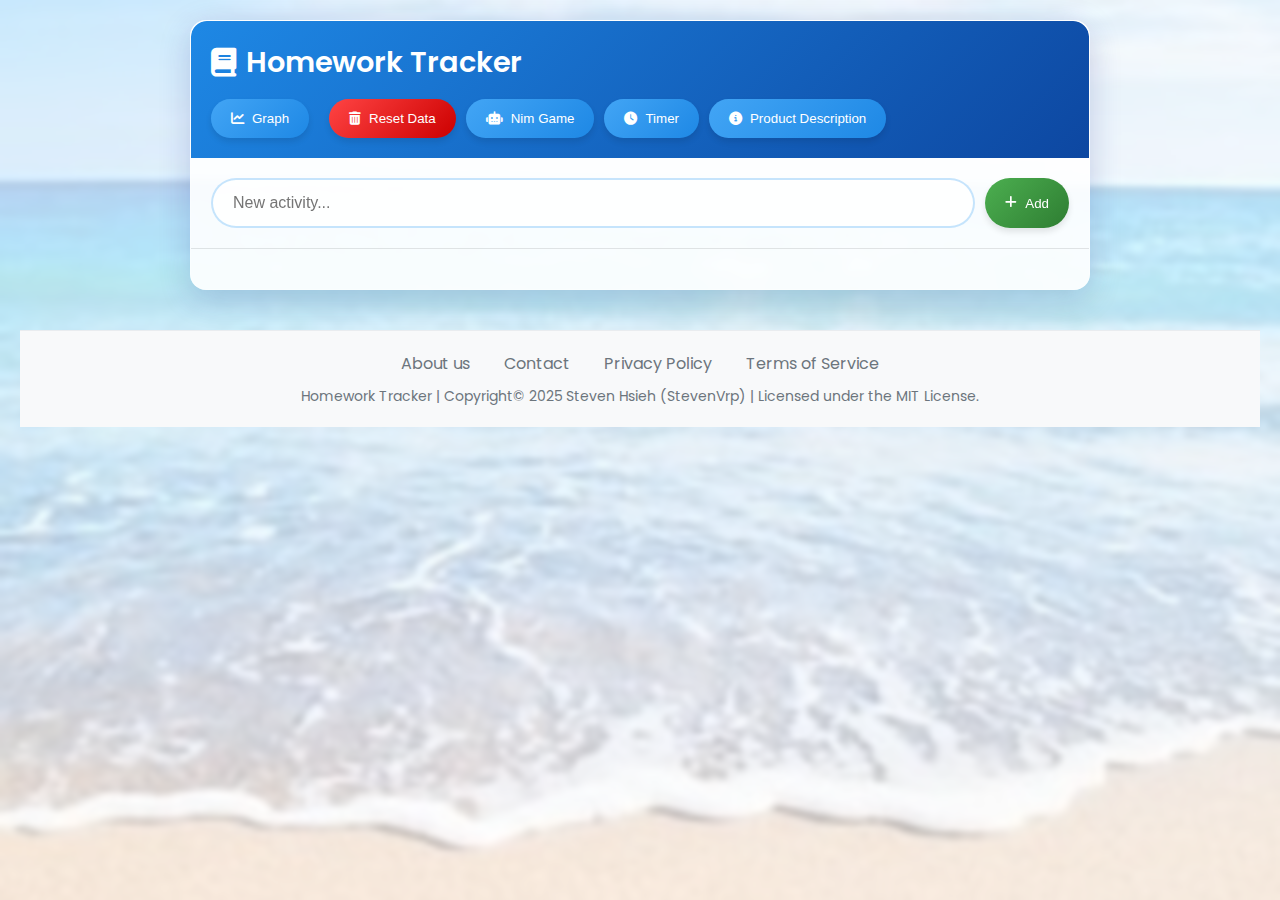
<file: Homework-Tracker/index.html>
<!DOCTYPE html>
<html lang="en">
<head>
    <meta charset="UTF-8">
    <meta name="viewport" content="width=device-width, initial-scale=1.0">
    <title>Homework Tracker</title>
    <link href="https://fonts.loli.net/css2?family=Poppins:wght@300;400;600&display=swap" rel="stylesheet">
    <link rel="stylesheet" href="https://cdnjs.loli.net/ajax/libs/font-awesome/6.4.0/css/all.min.css">
    <link rel="stylesheet" href="style.css">
</head>
<body>
    <div class="background-overlay"></div>
    <div class="container">
        <header>
            <div class="header-content">
                <h1><i class="fas fa-book"></i> Homework Tracker</h1>
                <div class="header-buttons">
                    <button id="graphBtn" class="btn"><i class="fas fa-chart-line"></i> Graph</button>
                    <button class="btn" onclick="window.location.replace('game_index.html')"><i class="fas fa-robot"></i> Nim Game</button>
                    <button class="btn" onclick="window.location.replace('timer.html')"><i class="fas fa-clock"></i> Timer</button>
                    <button class="btn" onclick="window.location.replace('description.html')"><i class="fas fa-info-circle"></i> Product Description</button>
                </div>
            </div>
        </header>
        <main>
            <!-- Task Section -->
            <section id="taskSection">
                <form id="taskForm">
                    <div class="input-group">
                        <input type="text" id="taskInput" placeholder="New activity..." required>
                        <button type="submit" class="btn submit-btn"><i class="fas fa-plus"></i> Add</button>
                    </div>
                </form>
                <div id="taskList" class="task-list"></div>
            </section>

            <!-- Graph Section -->
            <section id="graphSection" style="display: none;">
                <div class="graph-header">
                    <button id="backBtn" class="btn back-btn"><i class="fas fa-arrow-left"></i> Back</button>
                    <h2><i class="fas fa-chart-pie"></i> Progress</h2>
                </div>
                <div class="chart-container">
                    <canvas id="efficiencyChart"></canvas>
                </div>
                <div id="dataDisplay" class="data-display"></div>
            </section>
        </main>
    </div>
    <footer>
        <div class="footer-content">
            <div class="footer-links">
                <a href="footer.html">About us</a>
                <a href="footer.html">Contact</a>
                <a href="footer.html">Privacy Policy</a>
                <a href="footer.html">Terms of Service</a>
            </div>
            <div class="footer-copyright">
            Homework Tracker | Copyright&copy; 2025 Steven Hsieh (StevenVrp) | Licensed under the MIT License.
            </div>
        </div>
    </footer>
    <script src="https://cdn.bootcdn.net/ajax/libs/Chart.js/3.7.1/chart.min.js"></script>
    <script src="script.js"></script>
</body>
</html>
</file>
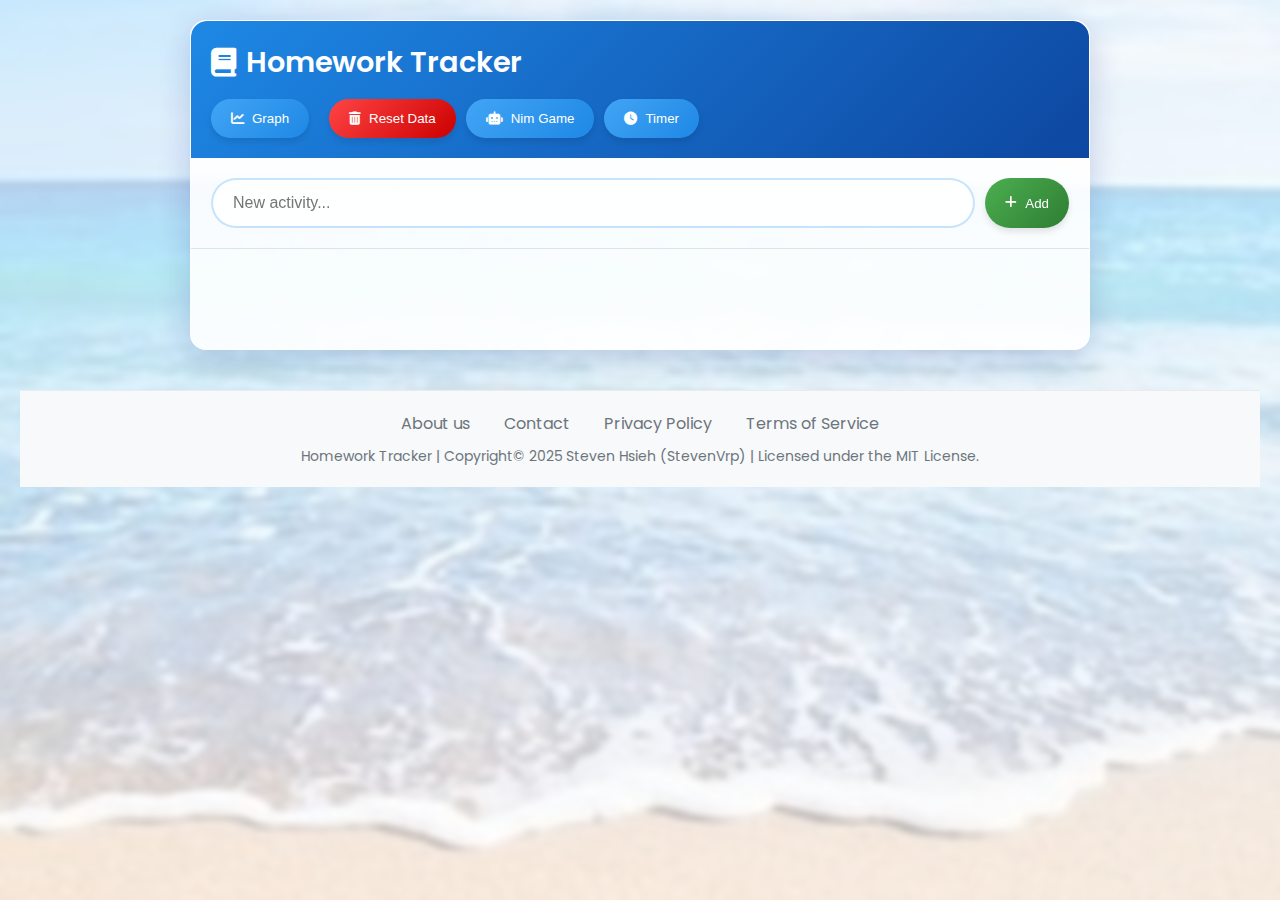
<file: Pages/index.html>
<!DOCTYPE html>
<html lang="en">
<head>
    <meta charset="UTF-8">
    <meta name="viewport" content="width=device-width, initial-scale=1.0">
    <title>Homework Tracker</title>
    <link href="https://fonts.loli.net/css2?family=Poppins:wght@300;400;600&display=swap" rel="stylesheet">
    <link rel="stylesheet" href="https://cdnjs.loli.net/ajax/libs/font-awesome/6.4.0/css/all.min.css">
    <link rel="stylesheet" href="style.css">
</head>
<body>
    <div class="background-overlay"></div>
    <div class="container">
        <header>
            <div class="header-content">
                <h1><i class="fas fa-book"></i> Homework Tracker</h1>
                <div class="header-buttons">
                    <button id="graphBtn" class="btn"><i class="fas fa-chart-line"></i> Graph</button>
                    <button class="btn" onclick="window.location.replace('game_index.html')"><i class="fas fa-robot"></i> Nim Game</button>
                    <button class="btn" onclick="window.location.replace('timer.html')"><i class="fas fa-clock"></i> Timer</button>
                </div>
            </div>
        </header>
        <main>
            <!-- Task Section -->
            <section id="taskSection">
                <form id="taskForm">
                    <div class="input-group">
                        <input type="text" id="taskInput" placeholder="New activity..." required>
                        <button type="submit" class="btn submit-btn"><i class="fas fa-plus"></i> Add</button>
                    </div>
                </form>
                <div id="taskList" class="task-list"></div>
            </section>

            <!-- Graph Section -->
            <section id="graphSection" style="display: none;">
                <div class="graph-header">
                    <button id="backBtn" class="btn back-btn"><i class="fas fa-arrow-left"></i> Back</button>
                    <h2><i class="fas fa-chart-pie"></i> Progress</h2>
                </div>
                <div class="chart-container">
                    <canvas id="efficiencyChart"></canvas>
                </div>
                <div id="dataDisplay" class="data-display"></div>
            </section>
        </main>
    </div>
    <footer>
        <div class="footer-content">
            <div class="footer-links">
                <a href="footer.html">About us</a>
                <a href="footer.html">Contact</a>
                <a href="footer.html">Privacy Policy</a>
                <a href="footer.html">Terms of Service</a>
            </div>
            <div class="footer-copyright">
            Homework Tracker | Copyright&copy; 2025 Steven Hsieh (StevenVrp) | Licensed under the MIT License.
            </div>
        </div>
    </footer>
    <script src="https://cdn.bootcdn.net/ajax/libs/Chart.js/3.7.1/chart.min.js"></script>
    <script src="script.js"></script>
</body>
</html>
</file>
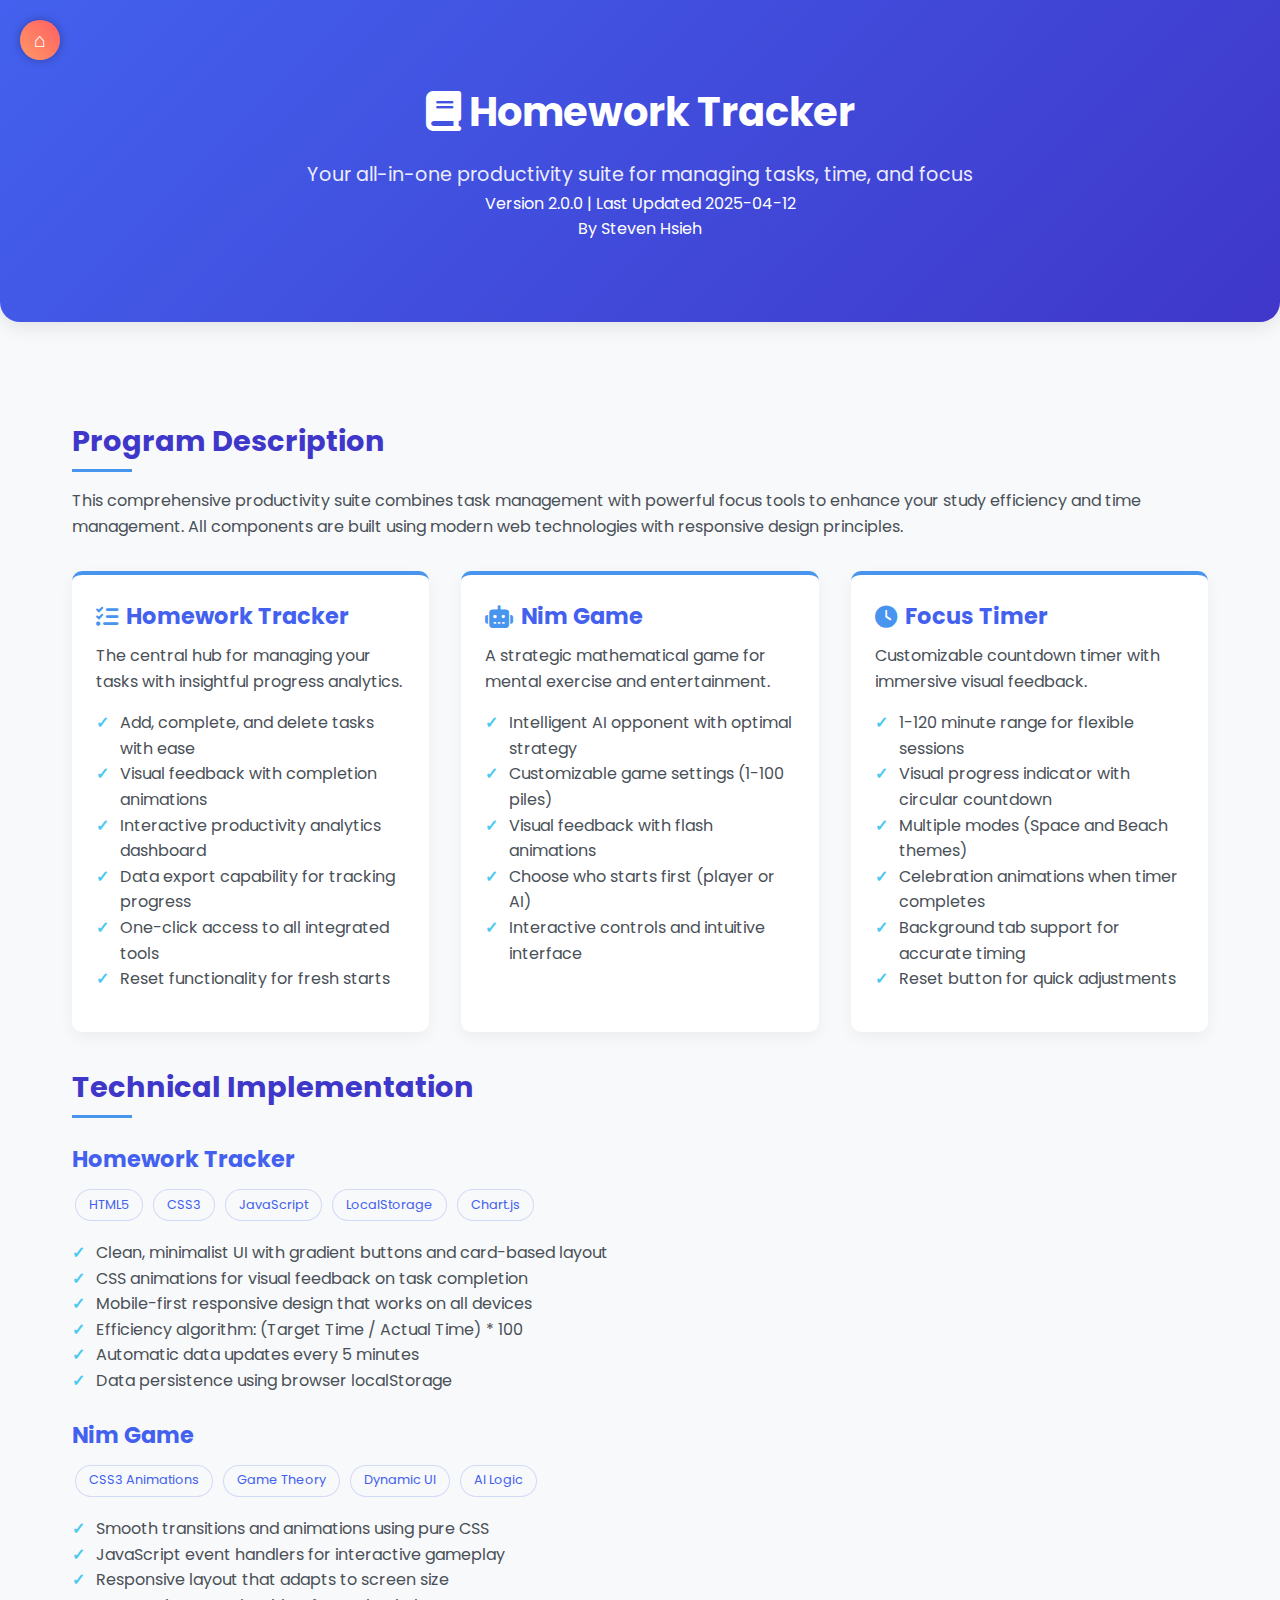
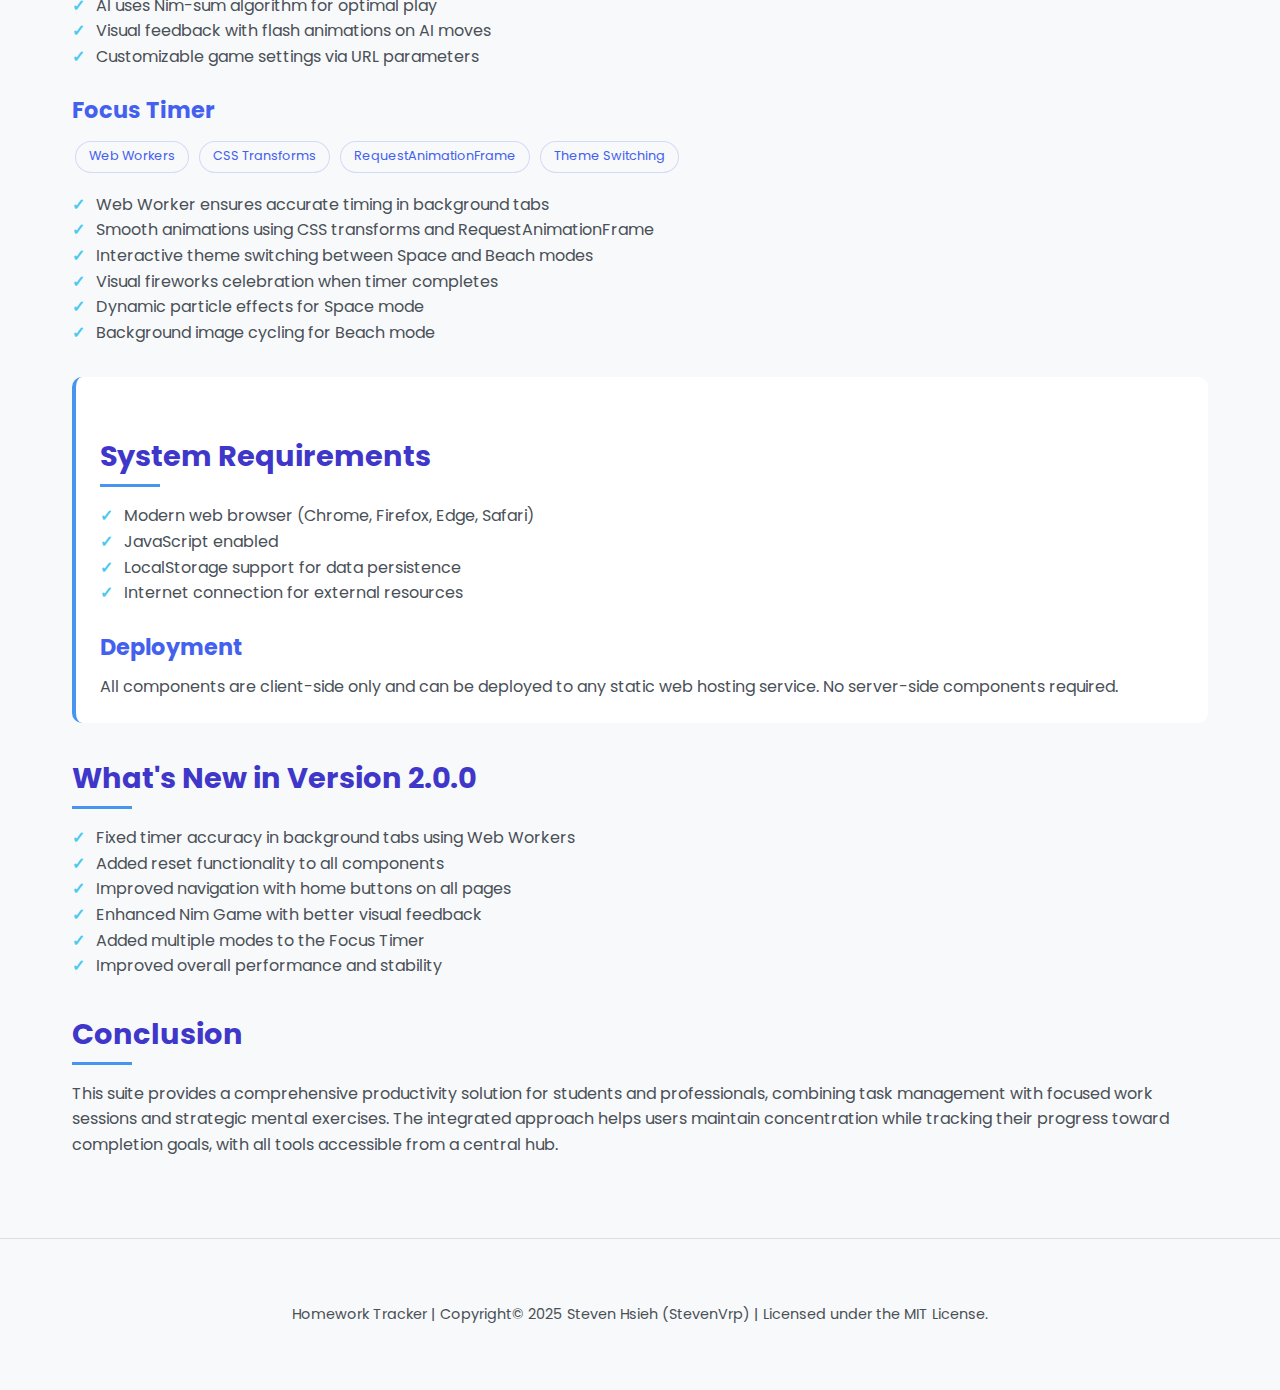
<file: Homework-Tracker/description.html>
<!DOCTYPE html>
<html lang="en">
<head>
    <meta charset="UTF-8">
    <meta name="viewport" content="width=device-width, initial-scale=1.0">
    <title>Homework Tracker | Product Description</title>
    <link href="https://fonts.loli.net/css2?family=Poppins:wght@300;400;600&display=swap" rel="stylesheet">
    <link rel="stylesheet" href="https://cdnjs.loli.net/ajax/libs/font-awesome/6.4.0/css/all.min.css">
    <style>
        :root {
            --primary: #4361ee;
            --secondary: #3f37c9;
            --accent: #4895ef;
            --light: #f8f9fa;
            --dark: #212529;
            --success: #4cc9f0;
            --warning: #f72585;
            --text: #495057;
            --gradient: linear-gradient(135deg, var(--primary), var(--secondary));
        }
        
        * {
            margin: 0;
            padding: 0;
            box-sizing: border-box;
        }
        
        body {
            font-family: 'Poppins', sans-serif;
            line-height: 1.6;
            color: var(--text);
            background-color: var(--light);
            padding: 0;
        }
        
        .container {
            max-width: 1200px;
            margin: 0 auto;
            padding: 2rem;
        }
        
        header {
            background: var(--gradient);
            color: white;
            padding: 3rem 2rem;
            text-align: center;
            margin-bottom: 2rem;
            border-radius: 0 0 20px 20px;
            box-shadow: 0 4px 20px rgba(0, 0, 0, 0.1);
        }
        
        h1 {
            font-size: 2.5rem;
            margin-bottom: 1rem;
            font-weight: 700;
        }
        
        .subtitle {
            font-size: 1.2rem;
            opacity: 0.9;
            max-width: 800px;
            margin: 0 auto;
        }
        
        h2 {
            color: var(--secondary);
            margin: 2rem 0 1rem;
            font-size: 1.8rem;
            position: relative;
            padding-bottom: 0.5rem;
        }
        
        h2::after {
            content: '';
            position: absolute;
            bottom: 0;
            left: 0;
            width: 60px;
            height: 3px;
            background: var(--accent);
        }
        
        h3 {
            color: var(--primary);
            margin: 1.5rem 0 0.5rem;
            font-size: 1.4rem;
        }
        
        .card-container {
            display: grid;
            grid-template-columns: repeat(auto-fit, minmax(300px, 1fr));
            gap: 2rem;
            margin: 2rem 0;
        }
        
        .card {
            background: white;
            border-radius: 10px;
            padding: 1.5rem;
            box-shadow: 0 5px 15px rgba(0, 0, 0, 0.05);
            transition: transform 0.3s, box-shadow 0.3s;
            border-top: 4px solid var(--accent);
        }
        
        .card:hover {
            transform: translateY(-5px);
            box-shadow: 0 10px 25px rgba(0, 0, 0, 0.1);
        }
        
        .card h3 {
            margin-top: 0;
            display: flex;
            align-items: center;
        }
        
        .card h3 i {
            margin-right: 0.5rem;
            color: var(--accent);
        }
        
        ul.features {
            list-style-type: none;
            margin: 1rem 0;
        }
        
        ul.features li {
            padding: 0. 0;
            position: relative;
            padding-left: 1.5rem;
        }
        
        ul.features li::before {
            content: '✓';
            position: absolute;
            left: 0;
            color: var(--success);
            font-weight: bold;
        }
        
        .tech-badge {
            display: inline-block;
            background: var(--light);
            color: var(--primary);
            padding: 0.3rem 0.8rem;
            border-radius: 20px;
            font-size: 0.8rem;
            margin: 0.2rem;
            border: 1px solid rgba(67, 97, 238, 0.2);
        }
        
        .requirements {
            background: white;
            padding: 1.5rem;
            border-radius: 10px;
            margin: 2rem 0;
            border-left: 4px solid var(--accent);
        }
        
        footer {
            text-align: center;
            margin-top: 3rem;
            padding: 2rem;
            color: var(--text);
            font-size: 0.9rem;
            border-top: 1px solid rgba(0, 0, 0, 0.1);
        }
        
        @media (max-width: 768px) {
            h1 {
                font-size: 2rem;
            }
            
            .container {
                padding: 1rem;
            }
        }
        .home-btn {
            position: absolute;
            top: 20px;
            left: 20px;
            width: 40px;
            height: 40px;
            background: linear-gradient(45deg, #ff9966, #ff5e62);
            border-radius: 50%;
            display: flex;
            justify-content: center;
            align-items: center;
            text-decoration: none;
            z-index: 100;
            box-shadow: 0 0 10px rgba(0, 0, 0, 0.3);
            transition: transform 0.3s;
        }
        
        .home-btn:hover {
            transform: scale(1.1);
        }
        
        .home-icon {
            color: white;
            font-size: 20px;
            font-weight: bold;
        }
    </style>
</head>
<body>
    <header>
        <div class="container">
            <a href="index.html" class="home-btn" title="Home">
                <span class="home-icon">⌂</span>
            </a>
            <h1><i class="fas fa-book"></i> Homework Tracker</h1>
            <p class="subtitle">Your all-in-one productivity suite for managing tasks, time, and focus</p>
            <p>Version 2.0.0 | Last Updated 2025-04-12</p>
            <p>By Steven Hsieh</p>
        </div>
    </header>
    
    <div class="container">
        <section>
            <h2>Program Description</h2>
            <p>This comprehensive productivity suite combines task management with powerful focus tools to enhance your study efficiency and time management. All components are built using modern web technologies with responsive design principles.</p>
            
            <div class="card-container">
                <div class="card">
                    <h3><i class="fas fa-tasks"></i> Homework Tracker</h3>
                    <p>The central hub for managing your tasks with insightful progress analytics.</p>
                    <ul class="features">
                        <li>Add, complete, and delete tasks with ease</li>
                        <li>Visual feedback with completion animations</li>
                        <li>Interactive productivity analytics dashboard</li>
                        <li>Data export capability for tracking progress</li>
                        <li>One-click access to all integrated tools</li>
                        <li>Reset functionality for fresh starts</li>
                    </ul>
                </div>
                
                <div class="card">
                    <h3><i class="fas fa-robot"></i> Nim Game</h3>
                    <p>A strategic mathematical game for mental exercise and entertainment.</p>
                    <ul class="features">
                        <li>Intelligent AI opponent with optimal strategy</li>
                        <li>Customizable game settings (1-100 piles)</li>
                        <li>Visual feedback with flash animations</li>
                        <li>Choose who starts first (player or AI)</li>
                        <li>Interactive controls and intuitive interface</li>
                    </ul>
                </div>
                
                <div class="card">
                    <h3><i class="fas fa-clock"></i> Focus Timer</h3>
                    <p>Customizable countdown timer with immersive visual feedback.</p>
                    <ul class="features">
                        <li>1-120 minute range for flexible sessions</li>
                        <li>Visual progress indicator with circular countdown</li>
                        <li>Multiple modes (Space and Beach themes)</li>
                        <li>Celebration animations when timer completes</li>
                        <li>Background tab support for accurate timing</li>
                        <li>Reset button for quick adjustments</li>
                    </ul>
                </div>
            </div>
        </section>
        
        <section>
            <h2>Technical Implementation</h2>
            
            <h3>Homework Tracker</h3>
            <div>
                <span class="tech-badge">HTML5</span>
                <span class="tech-badge">CSS3</span>
                <span class="tech-badge">JavaScript</span>
                <span class="tech-badge">LocalStorage</span>
                <span class="tech-badge">Chart.js</span>
            </div>
            <ul class="features">
                <li>Clean, minimalist UI with gradient buttons and card-based layout</li>
                <li>CSS animations for visual feedback on task completion</li>
                <li>Mobile-first responsive design that works on all devices</li>
                <li>Efficiency algorithm: (Target Time / Actual Time) * 100</li>
                <li>Automatic data updates every 5 minutes</li>
                <li>Data persistence using browser localStorage</li>
            </ul>
            
            <h3>Nim Game</h3>
            <div>
                <span class="tech-badge">CSS3 Animations</span>
                <span class="tech-badge">Game Theory</span>
                <span class="tech-badge">Dynamic UI</span>
                <span class="tech-badge">AI Logic</span>
            </div>
            <ul class="features">
                <li>Smooth transitions and animations using pure CSS</li>
                <li>JavaScript event handlers for interactive gameplay</li>
                <li>Responsive layout that adapts to screen size</li>
                <li>AI uses Nim-sum algorithm for optimal play</li>
                <li>Visual feedback with flash animations on AI moves</li>
                <li>Customizable game settings via URL parameters</li>
            
            <h3>Focus Timer</h3>
            <div>
                <span class="tech-badge">Web Workers</span>
                <span class="tech-badge">CSS Transforms</span>
                <span class="tech-badge">RequestAnimationFrame</span>
                <span class="tech-badge">Theme Switching</span>
            </div>
            <ul class="features">
                <li>Web Worker ensures accurate timing in background tabs</li>
                <li>Smooth animations using CSS transforms and RequestAnimationFrame</li>
                <li>Interactive theme switching between Space and Beach modes</li>
                <li>Visual fireworks celebration when timer completes</li>
                <li>Dynamic particle effects for Space mode</li>
                <li>Background image cycling for Beach mode</li>
            </ul>
        </section>
        
        <section class="requirements">
            <h2>System Requirements</h2>
            <ul class="features">
                <li>Modern web browser (Chrome, Firefox, Edge, Safari)</li>
                <li>JavaScript enabled</li>
                <li>LocalStorage support for data persistence</li>
                <li>Internet connection for external resources</li>
            </ul>
            
            <h3>Deployment</h3>
            <p>All components are client-side only and can be deployed to any static web hosting service. No server-side components required.</p>
        </section>
        
        <section>
            <h2>What's New in Version 2.0.0</h2>
            <ul class="features">
                <li>Fixed timer accuracy in background tabs using Web Workers</li>
                <li>Added reset functionality to all components</li>
                <li>Improved navigation with home buttons on all pages</li>
                <li>Enhanced Nim Game with better visual feedback</li>
                <li>Added multiple modes to the Focus Timer</li>
                <li>Improved overall performance and stability</li>
            </ul>
        </section>
        
        <section>
            <h2>Conclusion</h2>
            <p>This suite provides a comprehensive productivity solution for students and professionals, combining task management with focused work sessions and strategic mental exercises. The integrated approach helps users maintain concentration while tracking their progress toward completion goals, with all tools accessible from a central hub.</p>
        </section>
    </div>
    
    <footer>
        <div class="container">
            <p>Homework Tracker | Copyright&copy; 2025 Steven Hsieh (StevenVrp) | Licensed under the MIT License.</p>
        </div>
    </footer>
</body>
</html>
</file>
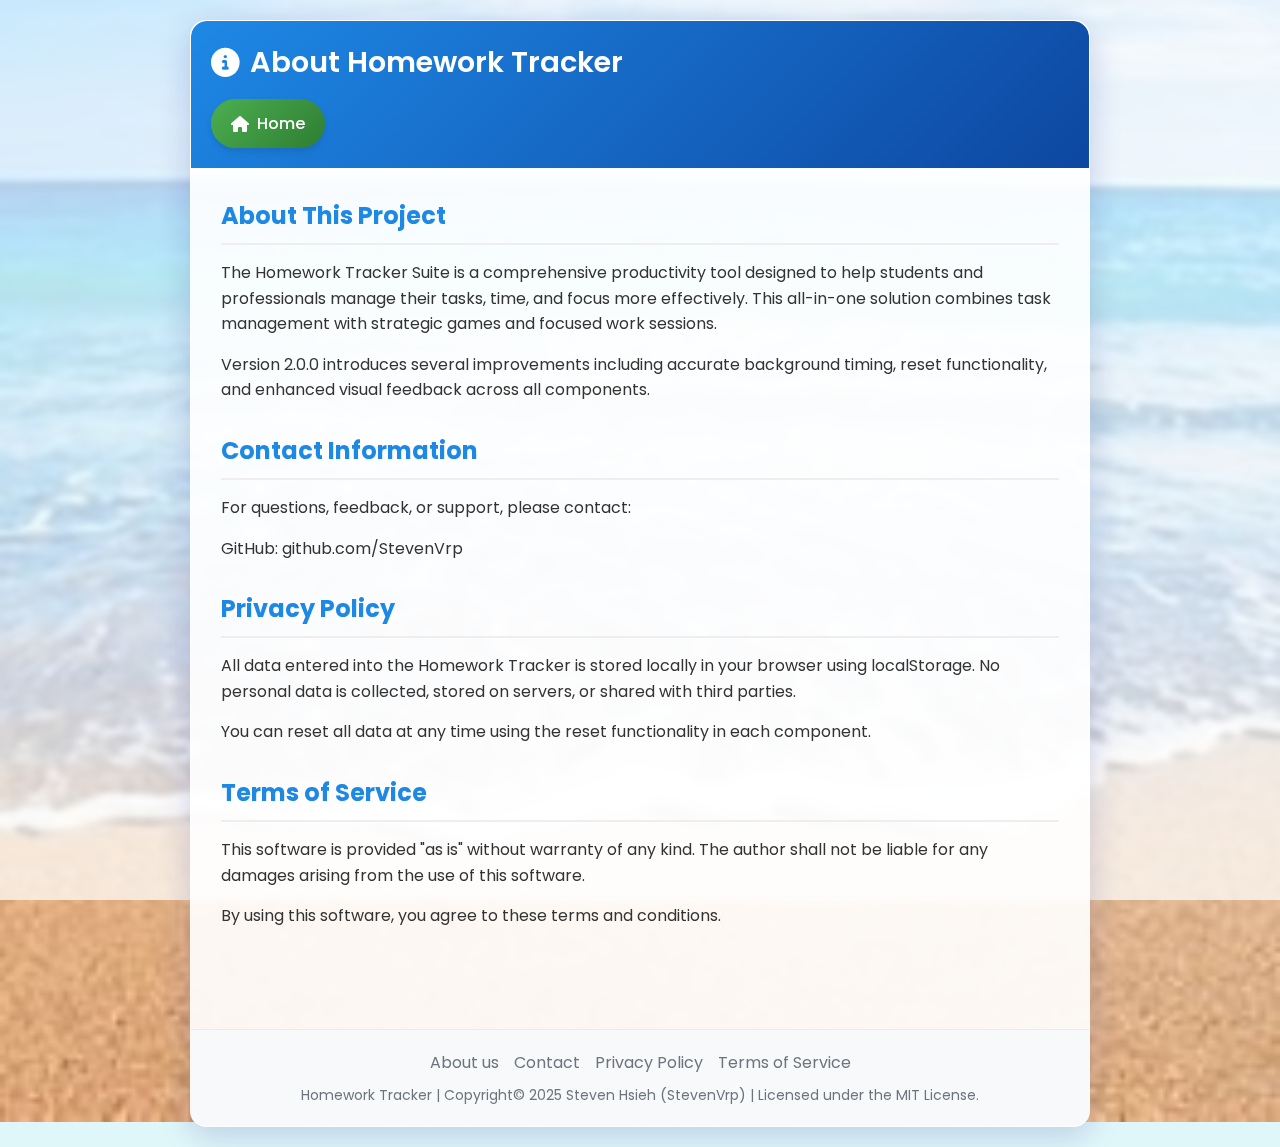
<file: Homework-Tracker/footer.html>
<!DOCTYPE html>
<html lang="en">
<head>
    <meta charset="UTF-8">
    <meta name="viewport" content="width=device-width, initial-scale=1.0">
    <title>Homework Tracker | About</title>
    <link href="https://fonts.loli.net/css2?family=Poppins:wght@300;400;600&display=swap" rel="stylesheet">
    <link rel="stylesheet" href="https://cdnjs.loli.net/ajax/libs/font-awesome/6.4.0/css/all.min.css">
    <style>
        * {
            margin: 0;
            padding: 0;
            box-sizing: border-box;
        }
        
        body {
            font-family: 'Poppins', sans-serif;
            color: #333;
            min-height: 100vh;
            padding: 20px;
            background-image: url('beach.png');
            background-size: cover;
            background-position: center;
            background-attachment: fixed;
            background-repeat: no-repeat;
            position: relative;
            background-color: #e0f7fa;
        }

        .background-overlay {
            position: fixed;
            top: 0;
            left: 0;
            width: 100%;
            height: 100%;
            background: rgba(255, 255, 255, 0.7);
            z-index: -1;
            backdrop-filter: blur(2px);
        }

        .container {
            background: rgba(255, 255, 255, 0.9);
            border-radius: 16px;
            box-shadow: 0 8px 32px rgba(31, 38, 135, 0.2);
            backdrop-filter: blur(4px);
            max-width: 900px;
            margin: 0 auto;
            overflow: hidden;
            border: 1px solid rgba(255, 255, 255, 0.3);
        }

        header {
            padding: 20px;
            background: linear-gradient(135deg, #1e88e5 0%, #0d47a1 100%);
            color: white;
            border-radius: 16px 16px 0 0;
        }

        .header-content {
            display: flex;
            flex-direction: column;
            gap: 15px;
        }

        .header-buttons {
            display: flex;
            gap: 10px;
            flex-wrap: wrap;
        }

        header h1 {
            font-size: 1.8rem;
            font-weight: 600;
            display: flex;
            align-items: center;
            gap: 10px;
        }

        .btn {
            padding: 12px 20px;
            background: linear-gradient(135deg, #42a5f5 0%, #1e88e5 100%);
            color: white;
            border: none;
            border-radius: 50px;
            cursor: pointer;
            transition: all 0.3s;
            font-weight: 500;
            display: flex;
            align-items: center;
            gap: 8px;
            box-shadow: 0 4px 6px rgba(0, 0, 0, 0.1);
            text-decoration: none;
        }

        .btn:hover {
            transform: translateY(-2px);
            box-shadow: 0 6px 8px rgba(0, 0, 0, 0.15);
            background: linear-gradient(135deg, #64b5f6 0%, #42a5f5 100%);
        }

        .home-btn {
            background: linear-gradient(135deg, #4caf50 0%, #2e7d32 100%);
        }

        .home-btn:hover {
            background: linear-gradient(135deg, #66bb6a 0%, #4caf50 100%);
        }

        main {
            padding: 30px;
        }

        .content-section {
            margin-bottom: 30px;
        }

        .content-section h2 {
            color: #1e88e5;
            margin-bottom: 15px;
            font-size: 1.5rem;
            border-bottom: 2px solid #eee;
            padding-bottom: 10px;
        }

        .content-section p {
            margin-bottom: 15px;
            line-height: 1.6;
        }

        footer {
            background-color: #f8f9fa;
            padding: 20px 0;
            margin-top: 40px;
            border-top: 1px solid #e9ecef;
        }

        .footer-content {
            max-width: 1200px;
            margin: 0 auto;
            text-align: center;
        }

        .footer-links {
            margin-bottom: 10px;
            display: flex;
            flex-wrap: wrap;
            justify-content: center;
            gap: 15px;
        }

        .footer-links a {
            color: #6c757d;
            text-decoration: none;
            transition: color 0.3s;
        }

        .footer-links a:hover {
            color: #0d6efd;
        }

        .footer-copyright {
            color: #6c757d;
            font-size: 14px;
        }

        @media (max-width: 768px) {
            .container {
                border-radius: 0;
            }
            
            header {
                border-radius: 0;
            }
            
            .header-content {
                flex-direction: column;
            }
            
            .header-buttons {
                flex-direction: column;
            }
            
            .btn {
                width: 100%;
                justify-content: center;
            }
        }
    </style>
</head>
<body>
    <div class="background-overlay"></div>
    <div class="container">
        <header>
            <div class="header-content">
                <h1><i class="fas fa-info-circle"></i> About Homework Tracker</h1>
                <div class="header-buttons">
                    <a href="index.html" class="btn home-btn"><i class="fas fa-home"></i> Home</a>
                </div>
            </div>
        </header>
        <main>
            <section class="content-section">
                <h2>About This Project</h2>
                <p>The Homework Tracker Suite is a comprehensive productivity tool designed to help students and professionals manage their tasks, time, and focus more effectively. This all-in-one solution combines task management with strategic games and focused work sessions.</p>
                <p>Version 2.0.0 introduces several improvements including accurate background timing, reset functionality, and enhanced visual feedback across all components.</p>
            </section>
            
            <section class="content-section">
                <h2>Contact Information</h2>
                <p>For questions, feedback, or support, please contact:</p>
                <p>GitHub: github.com/StevenVrp</p>
            </section>
            
            <section class="content-section">
                <h2>Privacy Policy</h2>
                <p>All data entered into the Homework Tracker is stored locally in your browser using localStorage. No personal data is collected, stored on servers, or shared with third parties.</p>
                <p>You can reset all data at any time using the reset functionality in each component.</p>
            </section>
            
            <section class="content-section">
                <h2>Terms of Service</h2>
                <p>This software is provided "as is" without warranty of any kind. The author shall not be liable for any damages arising from the use of this software.</p>
                <p>By using this software, you agree to these terms and conditions.</p>
            </section>
        </main>
        <footer>
            <div class="footer-content">
                <div class="footer-links">
                    <a href="footer.html">About us</a>
                    <a href="footer.html">Contact</a>
                    <a href="footer.html">Privacy Policy</a>
                    <a href="footer.html">Terms of Service</a>
                </div>
                <div class="footer-copyright">
                    Homework Tracker | Copyright&copy; 2025 Steven Hsieh (StevenVrp) | Licensed under the MIT License.
                </div>
            </div>
        </footer>
    </div>
</body>
</html>
</file>
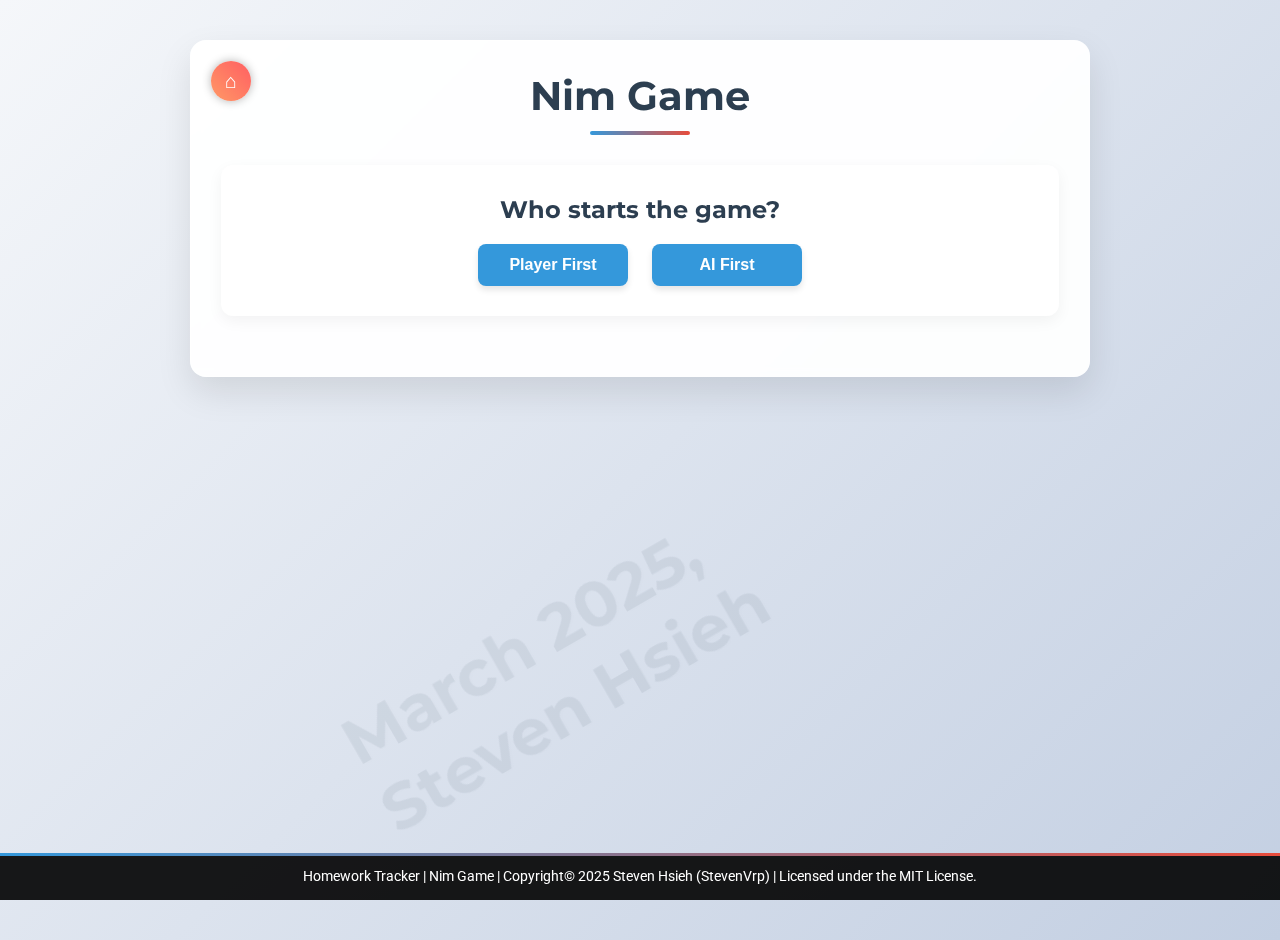
<file: Homework-Tracker/game.html>
<!DOCTYPE html>
<html lang="en">
<head>
    <meta charset="UTF-8">
    <meta name="viewport" content="width=device-width, initial-scale=1.0">
    <title>Homework Tracker | Nim Game</title>
    <link href="https://fonts.googleapis.com/css2?family=Montserrat:wght@400;600;700&family=Roboto:wght@300;400&display=swap" rel="stylesheet">
    <style>
        :root {
            --primary-color: #3498db;
            --secondary-color: #2c3e50;
            --accent-color: #e74c3c;
            --light-color: #ecf0f1;
            --dark-color: #2c3e50;
            --success-color: #2ecc71;
        }
        
        * {
            margin: 0;
            padding: 0;
            box-sizing: border-box;
        }
        
        body {
            font-family: 'Roboto', sans-serif;
            background: linear-gradient(135deg, #f5f7fa 0%, #c3cfe2 100%);
            color: var(--dark-color);
            min-height: 100vh;
            position: relative;
            padding-bottom: 60px;
        }
        
        /* Watermark */
        body::after {
            content: "March 2025, Steven Hsieh";
            position: fixed;
            opacity: 0.08;
            font-size: 4rem;
            font-weight: 700;
            font-family: 'Montserrat', sans-serif;
            transform: rotate(-30deg) translate(-50%, -50%);
            pointer-events: none;
            z-index: -1;
            top: 50%;
            left: 50%;
            color: var(--dark-color);
            animation: watermark 20s infinite ease-in-out;
            text-shadow: 2px 2px 4px rgba(0,0,0,0.1);
        }
        
        @keyframes watermark {
            0% { transform: rotate(-30deg) translate(-50%, -50%) scale(1); opacity: 0.08; }
            50% { transform: rotate(-25deg) translate(-50%, -50%) scale(1.05); opacity: 0.12; }
            100% { transform: rotate(-30deg) translate(-50%, -50%) scale(1); opacity: 0.08; }
        }
        
        .container {
            max-width: 900px;
            margin: 40px auto;
            padding: 30px;
            background: rgba(255, 255, 255, 0.95);
            border-radius: 16px;
            box-shadow: 0 15px 35px rgba(0, 0, 0, 0.1);
            backdrop-filter: blur(5px);
            border: 1px solid rgba(255, 255, 255, 0.3);
            position: relative;
            z-index: 1;
            text-align: center;
        }
        
        h1 {
            font-family: 'Montserrat', sans-serif;
            color: var(--secondary-color);
            font-size: 2.5rem;
            margin-bottom: 30px;
            position: relative;
            padding-bottom: 15px;
        }
        
        h1::after {
            content: '';
            position: absolute;
            bottom: 0;
            left: 50%;
            transform: translateX(-50%);
            width: 100px;
            height: 4px;
            background: linear-gradient(90deg, var(--primary-color), var(--accent-color));
            border-radius: 2px;
        }
        
        h3 {
            font-family: 'Montserrat', sans-serif;
            color: var(--secondary-color);
            margin-bottom: 20px;
            font-size: 1.5rem;
        }
        
        #turnSelection {
            background: white;
            padding: 30px;
            border-radius: 12px;
            box-shadow: 0 5px 15px rgba(0, 0, 0, 0.05);
            margin-bottom: 30px;
        }
        
        #gameBoard {
            background: white;
            padding: 30px;
            border-radius: 12px;
            box-shadow: 0 5px 15px rgba(0, 0, 0, 0.05);
            margin-bottom: 30px;
        }
        
        .heaps {
            display: grid;
            grid-template-columns: repeat(auto-fit, minmax(200px, 1fr));
            gap: 25px;
            margin-top: 20px;
        }
        
        button {
            background: var(--primary-color);
            color: white;
            border: none;
            padding: 12px 30px;
            border-radius: 8px;
            cursor: pointer;
            font-weight: 600;
            font-size: 1rem;
            transition: all 0.3s;
            box-shadow: 0 4px 6px rgba(0, 0, 0, 0.1);
            margin: 0 10px;
            min-width: 150px;
        }
        
        button:hover {
            background: #2980b9;
            transform: translateY(-2px);
            box-shadow: 0 6px 8px rgba(0, 0, 0, 0.15);
        }
        
        button:active {
            transform: translateY(0);
            box-shadow: 0 2px 4px rgba(0, 0, 0, 0.1);
        }
        
        #resultPanel {
            background: #f8f9fa;
            padding: 20px;
            border-radius: 10px;
            border-left: 5px solid var(--accent-color);
            font-size: 1.2rem;
            margin-top: 20px;
            display: none;
        }
        
        footer {
            position: fixed;
            bottom: 0;
            width: 100%;
            text-align: center;
            background: rgba(0,0,0,0.9);
            color: white;
            padding: 15px;
            font-size: 0.9rem;
            z-index: 10;
        }
        
        footer::before {
            content: '';
            position: absolute;
            top: 0;
            left: 0;
            width: 100%;
            height: 3px;
            background: linear-gradient(90deg, var(--primary-color), var(--accent-color));
        }
        
        @media (max-width: 768px) {
            .container {
                margin: 20px;
                padding: 20px;
            }
            
            .heaps {
                grid-template-columns: 1fr;
            }
            
            button {
                display: block;
                width: 100%;
                margin: 10px 0;
            }
        }
        .home-btn {
            position: absolute;
            top: 20px;
            left: 20px;
            width: 40px;
            height: 40px;
            background: linear-gradient(45deg, #ff9966, #ff5e62);
            border-radius: 50%;
            display: flex;
            justify-content: center;
            align-items: center;
            text-decoration: none;
            z-index: 100;
            box-shadow: 0 0 10px rgba(0, 0, 0, 0.3);
            transition: transform 0.3s;
        }
        
        .home-btn:hover {
            transform: scale(1.1);
        }
        
        .home-icon {
            color: white;
            font-size: 20px;
            font-weight: bold;
        }
    </style>
</head>
<body>
    <div class="container">
        <h1>Nim Game</h1>
        <!-- Pure HTML Home Button -->
        <a href="index.html" class="home-btn" title="Home">
            <span class="home-icon">⌂</span>
        </a>
        <div id="turnSelection">
            <h3>Who starts the game?</h3>
            <button onclick="initGame(true)">Player First</button>
            <button onclick="initGame(false)">AI First</button>
        </div>
        
        <div id="gameBoard" style="display:none;">
            <div class="heaps" id="heapsContainer"></div>
        </div>
        
        <div id="resultPanel"></div>
    </div>

    <footer>
        Homework Tracker | Nim Game | Copyright&copy; 2025 Steven Hsieh (StevenVrp) | Licensed under the MIT License.
    </footer>

    <script src="game.js"></script>
</body>
</html>
</file>
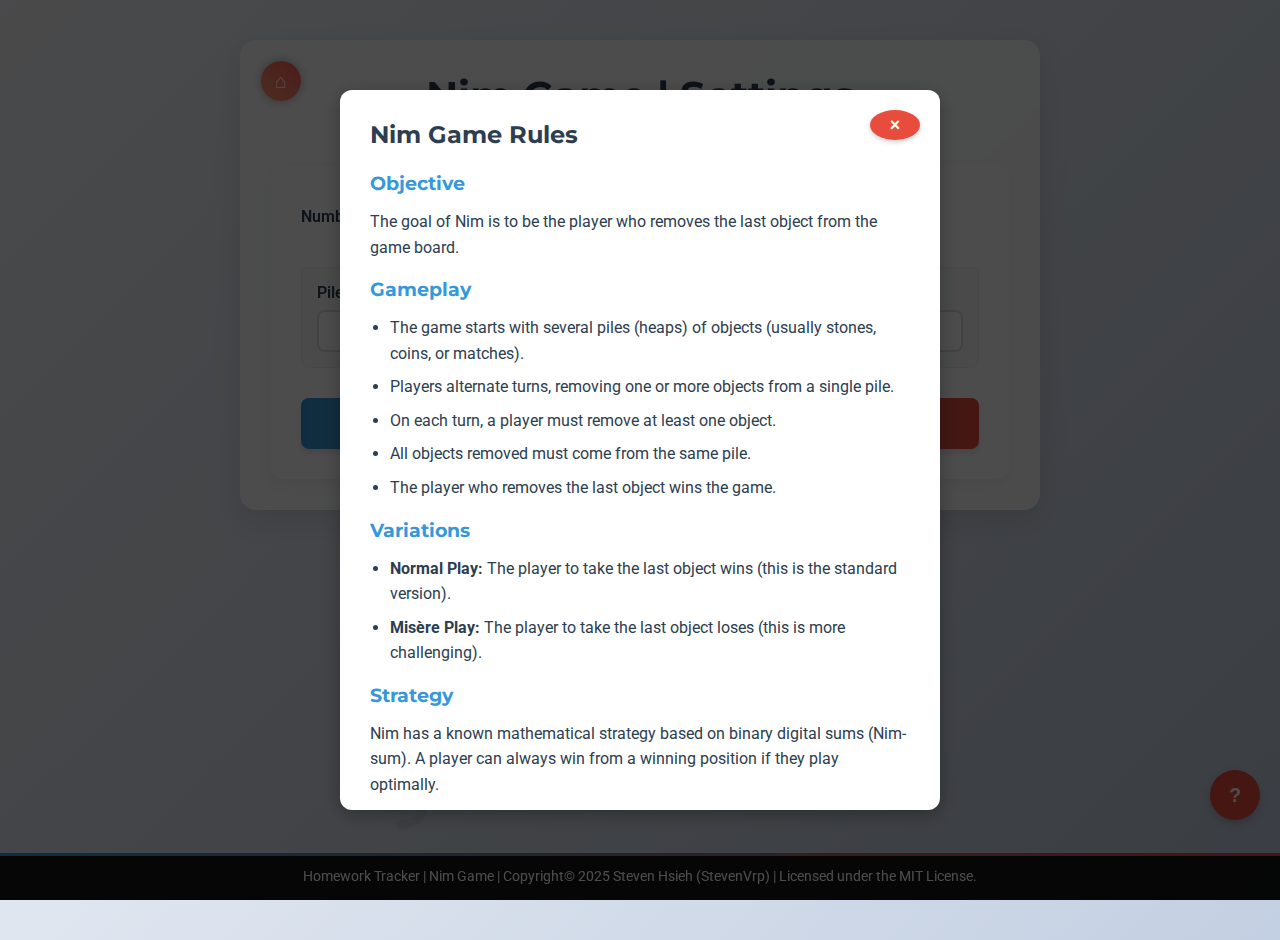
<file: Homework-Tracker/game_index.html>
<!DOCTYPE html>
<html lang="en">
<head>
    <meta charset="UTF-8">
    <meta name="viewport" content="width=device-width, initial-scale=1.0">
    <title>Homework Tracker | Nim Game | Settings</title>
    <link href="https://fonts.googleapis.com/css2?family=Montserrat:wght@400;600;700&family=Roboto:wght@300;400&display=swap" rel="stylesheet">
    <style>
        :root {
            --primary-color: #3498db;
            --secondary-color: #2c3e50;
            --accent-color: #e74c3c;
            --light-color: #ecf0f1;
            --dark-color: #2c3e50;
            --success-color: #2ecc71;
        }
        
        * {
            margin: 0;
            padding: 0;
            box-sizing: border-box;
        }
        
        body {
            font-family: 'Roboto', sans-serif;
            background: linear-gradient(135deg, #f5f7fa 0%, #c3cfe2 100%);
            color: var(--dark-color);
            min-height: 100vh;
            position: relative;
            padding-bottom: 60px;
        }
        
        /* Watermark */
        body::after {
            content: "March 2025, Steven Hsieh";
            position: fixed;
            opacity: 0.08;
            font-size: 4rem;
            font-weight: 700;
            font-family: 'Montserrat', sans-serif;
            transform: rotate(-30deg) translate(-50%, -50%);
            pointer-events: none;
            z-index: -1;
            top: 50%;
            left: 50%;
            color: var(--dark-color);
            animation: watermark 20s infinite ease-in-out;
            text-shadow: 2px 2px 4px rgba(0,0,0,0.1);
        }
        
        @keyframes watermark {
            0% { transform: rotate(-30deg) translate(-50%, -50%) scale(1); opacity: 0.08; }
            50% { transform: rotate(-25deg) translate(-50%, -50%) scale(1.05); opacity: 0.12; }
            100% { transform: rotate(-30deg) translate(-50%, -50%) scale(1); opacity: 0.08; }
        }
        
        .container {
            max-width: 800px;
            margin: 40px auto;
            padding: 30px;
            background: rgba(255, 255, 255, 0.9);
            border-radius: 16px;
            box-shadow: 0 10px 30px rgba(0, 0, 0, 0.1);
            backdrop-filter: blur(5px);
            border: 1px solid rgba(255, 255, 255, 0.3);
            position: relative;
            z-index: 1;
        }
        
        h1 {
            font-family: 'Montserrat', sans-serif;
            text-align: center;
            margin-bottom: 30px;
            color: var(--secondary-color);
            font-size: 2.5rem;
            position: relative;
            padding-bottom: 15px;
        }
        
        h1::after {
            content: '';
            position: absolute;
            bottom: 0;
            left: 50%;
            transform: translateX(-50%);
            width: 100px;
            height: 4px;
            background: linear-gradient(90deg, var(--primary-color), var(--accent-color));
            border-radius: 2px;
        }
        
        .config-panel {
            background: white;
            padding: 30px;
            border-radius: 12px;
            box-shadow: 0 5px 15px rgba(0, 0, 0, 0.05);
        }
        
        .input-group {
            display: flex;
            align-items: center;
            gap: 15px;
            margin-bottom: 30px;
            flex-wrap: wrap;
        }
        
        .input-group label {
            font-weight: 600;
            color: var(--secondary-color);
            min-width: 150px;
        }
        
        input[type="number"] {
            width: 80px;
            padding: 10px 15px;
            border: 2px solid #ddd;
            border-radius: 8px;
            font-size: 1rem;
            transition: all 0.3s;
            text-align: center;
        }
        
        input[type="number"]:focus {
            border-color: var(--primary-color);
            outline: none;
            box-shadow: 0 0 0 3px rgba(52, 152, 219, 0.2);
        }
        
        button {
            background: var(--primary-color);
            color: white;
            border: none;
            padding: 12px 25px;
            border-radius: 8px;
            cursor: pointer;
            font-weight: 600;
            font-size: 1rem;
            transition: all 0.3s;
            box-shadow: 0 4px 6px rgba(0, 0, 0, 0.1);
        }
        
        button:hover {
            background: #2980b9;
            transform: translateY(-2px);
            box-shadow: 0 6px 8px rgba(0, 0, 0, 0.15);
        }
        
        button:active {
            transform: translateY(0);
            box-shadow: 0 2px 4px rgba(0, 0, 0, 0.1);
        }
        
        .start-btn {
            display: block;
            width: 100%;
            margin-top: 30px;
            background: linear-gradient(90deg, var(--primary-color), var(--accent-color));
            font-size: 1.1rem;
            padding: 15px;
            text-transform: uppercase;
            letter-spacing: 1px;
        }
        
        .start-btn:hover {
            background: linear-gradient(90deg, #2980b9, #c0392b);
        }
        
        #heapConfigs {
            display: grid;
            grid-template-columns: repeat(auto-fill, minmax(200px, 1fr));
            gap: 20px;
            margin-top: 20px;
        }
        
        .heap-input {
            background: #f8f9fa;
            padding: 15px;
            border-radius: 8px;
            border: 1px solid #eee;
            transition: all 0.3s;
        }
        
        .heap-input:hover {
            transform: translateY(-3px);
            box-shadow: 0 5px 10px rgba(0, 0, 0, 0.05);
            border-color: var(--primary-color);
        }
        
        .heap-input label {
            display: block;
            margin-bottom: 8px;
            font-weight: 600;
            color: var(--secondary-color);
        }
        
        .heap-input input {
            width: 100%;
        }
        
        footer {
            position: fixed;
            bottom: 0;
            width: 100%;
            text-align: center;
            background: rgba(0,0,0,0.9);
            color: white;
            padding: 15px;
            font-size: 0.9rem;
            z-index: 10;
        }
        
        footer::before {
            content: '';
            position: absolute;
            top: 0;
            left: 0;
            width: 100%;
            height: 3px;
            background: linear-gradient(90deg, var(--primary-color), var(--accent-color));
        }
        
        /* Modal Styles */
        .modal {
            display: none;
            position: fixed;
            top: 0;
            left: 0;
            width: 100%;
            height: 100%;
            background-color: rgba(0,0,0,0.7);
            z-index: 100;
            justify-content: center;
            align-items: center;
        }
        
        .modal-content {
            background-color: white;
            padding: 30px;
            border-radius: 12px;
            max-width: 600px;
            width: 90%;
            max-height: 80vh;
            overflow-y: auto;
            box-shadow: 0 5px 20px rgba(0,0,0,0.3);
            position: relative;
        }
        
        .modal-header {
            margin-bottom: 20px;
            position: relative;
        }
        
        .modal-header h2 {
            font-family: 'Montserrat', sans-serif;
            color: var(--secondary-color);
            margin-bottom: 10px;
        }
        
        .close-btn {
            position: absolute;
            top: -10px;
            right: -10px;
            background: var(--accent-color);
            color: white;
            border: none;
            width: 30px;
            height: 30px;
            border-radius: 50%;
            font-size: 18px;
            cursor: pointer;
            display: flex;
            justify-content: center;
            align-items: center;
            box-shadow: 0 2px 5px rgba(0,0,0,0.2);
        }
        
        .modal-body {
            line-height: 1.6;
        }
        
        .modal-body h3 {
            color: var(--primary-color);
            margin: 15px 0 10px;
            font-family: 'Montserrat', sans-serif;
        }
        
        .modal-body ul {
            margin-left: 20px;
            margin-bottom: 15px;
        }
        
        .modal-body li {
            margin-bottom: 8px;
        }
        
        .rules-btn {
            position: fixed;
            bottom: 80px;
            right: 20px;
            background: var(--accent-color);
            color: white;
            border: none;
            width: 50px;
            height: 50px;
            border-radius: 50%;
            font-size: 20px;
            cursor: pointer;
            display: flex;
            justify-content: center;
            align-items: center;
            box-shadow: 0 4px 10px rgba(0,0,0,0.2);
            z-index: 10;
        }
        
        .rules-btn:hover {
            background: #c0392b;
            transform: scale(1.1);
        }
        
        @media (max-width: 768px) {
            .container {
                margin: 20px;
                padding: 20px;
            }
            
            #heapConfigs {
                grid-template-columns: 1fr;
            }
            
            .input-group {
                flex-direction: column;
                align-items: flex-start;
            }
            
            .modal-content {
                padding: 20px;
            }
        }
        .home-btn {
            position: absolute;
            top: 20px;
            left: 20px;
            width: 40px;
            height: 40px;
            background: linear-gradient(45deg, #ff9966, #ff5e62);
            border-radius: 50%;
            display: flex;
            justify-content: center;
            align-items: center;
            text-decoration: none;
            z-index: 100;
            box-shadow: 0 0 10px rgba(0, 0, 0, 0.3);
            transition: transform 0.3s;
        }
        
        .home-btn:hover {
            transform: scale(1.1);
        }
        
        .home-icon {
            color: white;
            font-size: 20px;
            font-weight: bold;
        }
    </style>
</head>
<body>
    <div class="container">
        <h1>Nim Game | Settings</h1>
        <a href="index.html" class="home-btn" title="Home">
            <span class="home-icon">⌂</span>
        </a>
        <div class="config-panel">
            <div class="input-group">
                <label>Number of Piles (1-100):</label>
                <input type="number" id="heapCount" min="1" max="100" value="3">
                <button onclick="generateHeaps()">Generate Piles</button>
            </div>
            <div id="heapConfigs"></div>
            <button class="start-btn" onclick="startGame()">Start Game</button>
        </div>
    </div>

    <!-- Rules Button -->
    <button class="rules-btn" onclick="showRules()">?</button>

    <!-- Rules Modal -->
    <div id="rulesModal" class="modal">
        <div class="modal-content">
            <div class="modal-header">
                <h2>Nim Game Rules</h2>
                <button class="close-btn" onclick="hideRules()">&times;</button>
            </div>
            <div class="modal-body">
                <h3>Objective</h3>
                <p>The goal of Nim is to be the player who removes the last object from the game board.</p>
                
                <h3>Gameplay</h3>
                <ul>
                    <li>The game starts with several piles (heaps) of objects (usually stones, coins, or matches).</li>
                    <li>Players alternate turns, removing one or more objects from a single pile.</li>
                    <li>On each turn, a player must remove at least one object.</li>
                    <li>All objects removed must come from the same pile.</li>
                    <li>The player who removes the last object wins the game.</li>
                </ul>
                
                <h3>Variations</h3>
                <ul>
                    <li><strong>Normal Play:</strong> The player to take the last object wins (this is the standard version).</li>
                    <li><strong>Misère Play:</strong> The player to take the last object loses (this is more challenging).</li>
                </ul>
                
                <h3>Strategy</h3>
                <p>Nim has a known mathematical strategy based on binary digital sums (Nim-sum). A player can always win from a winning position if they play optimally.</p>
                
                <h3>History</h3>
                <p>Nim is one of the oldest known mathematical games, with origins dating back to ancient China. The modern name comes from the German word "nimm" meaning "take".</p>
            </div>
        </div>
    </div>

    <footer>
        Homework Tracker | Nim Game | Copyright&copy; 2025 Steven Hsieh (StevenVrp) | Licensed under the MIT License.
    </footer>

    <script>
        function generateHeaps() {
            const count = parseInt(document.getElementById('heapCount').value) || 3;
            let html = '';
            for(let i=1; i<=count; i++) {
                html += `
                    <div class="heap-input">
                        <label>Pile ${i} Items (1-15):</label>
                        <input type="number" min="1" max="15" value="${Math.min(15, 5+i)}">
                    </div>
                `;
            }
            document.getElementById('heapConfigs').innerHTML = html;
        }

        function startGame() {
            const inputs = document.querySelectorAll('#heapConfigs input');
            const heaps = Array.from(inputs).map(input => 
                Math.min(15, Math.max(1, parseInt(input.value) || 1))
            );
            window.location.href = `game.html?heaps=${heaps.join(',')}`;
        }
        
        // Modal functions
        function showRules() {
            document.getElementById('rulesModal').style.display = 'flex';
        }
        
        function hideRules() {
            document.getElementById('rulesModal').style.display = 'none';
        }
        
        // Close modal when clicking outside of it
        window.onclick = function(event) {
            const modal = document.getElementById('rulesModal');
            if (event.target == modal) {
                hideRules();
            }
        }
        
        // Show rules when page loads
        window.onload = function() {
            generateHeaps();
            setTimeout(showRules, 300); // Small delay for better UX
        };
    </script>
</body>
</html>
</file>
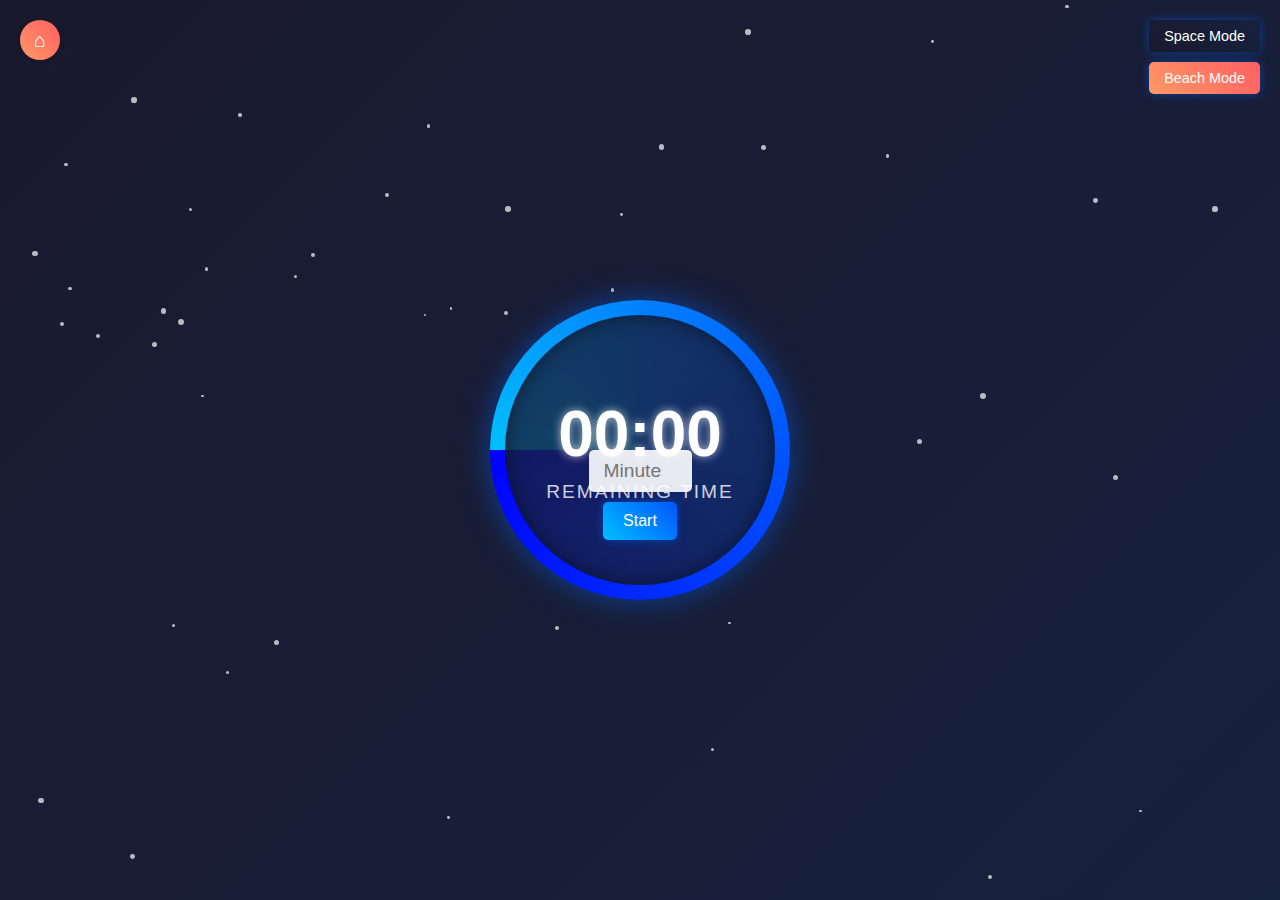
<file: Homework-Tracker/timer.html>
<!DOCTYPE html>
<html lang="en">
<head>
    <meta charset="UTF-8">
    <meta name="viewport" content="width=device-width, initial-scale=1.0">
    <title>Homework Tracker | Timer</title>
    <style>
        body {
            margin: 0;
            padding: 0;
            display: flex;
            justify-content: center;
            align-items: center;
            height: 100vh;
            overflow: hidden;
            font-family: 'Arial', sans-serif;
            transition: background 0.5s ease;
        }
        
        body.space-mode {
            background: linear-gradient(135deg, #1a1a2e, #16213e);
        }
        
        body.beach-mode {
            background-size: cover;
            background-position: center;
            background-repeat: no-repeat;
        }
        
        .countdown-container {
            position: relative;
            width: 300px;
            height: 300px;
            display: flex;
            justify-content: center;
            align-items: center;
        }
        
        .countdown-circle {
            position: absolute;
            width: 100%;
            height: 100%;
            border-radius: 50%;
            background: conic-gradient(
                #00bfff 0%,
                #0080ff 25%,
                #0055ff 50%,
                #002aff 75%,
                #0000ff 100%
            );
            box-shadow: 0 0 30px rgba(0, 100, 255, 0.5);
            transform: rotate(-90deg);
            z-index: 1;
        }
        
        .countdown-inner {
            position: absolute;
            width: 90%;
            height: 90%;
            border-radius: 50%;
            background: rgba(22, 33, 62, 0.8);
            display: flex;
            justify-content: center;
            align-items: center;
            flex-direction: column;
            z-index: 2;
            box-shadow: inset 0 0 20px rgba(0, 0, 0, 0.5);
        }
        
        .time-display {
            font-size: 4rem;
            font-weight: bold;
            color: white;
            text-shadow: 0 0 10px rgba(255, 255, 255, 0.7);
            margin-bottom: 10px;
        }
        
        .time-label {
            font-size: 1.2rem;
            color: rgba(255, 255, 255, 0.8);
            text-transform: uppercase;
            letter-spacing: 2px;
        }
        
        .particles {
            position: absolute;
            width: 100%;
            height: 100%;
            z-index: 0;
        }
        
        .particle {
            position: absolute;
            width: 5px;
            height: 5px;
            border-radius: 50%;
            background: rgba(255, 255, 255, 0.7);
            animation: float 15s infinite linear;
        }
        
        @keyframes float {
            0% {
                transform:(0) translateX(0);
                opacity: 0;
            }
            10% {
                opacity: 1;
            }
            90% {
                opacity: 1;
            }
            100% {
                transform: translateY(-1000px) translateX(200px);
                opacity: 0;
            }
        }
        
        .input-container {
            position: absolute;
            bottom: 20%;
            z-index: 3;
            display: flex;
            flex-direction: column;
            align-items: center;
            transition: all 0.3s ease;
        }
        
        .input-container.hidden {
            opacity: 0;
            visibility: hidden;
            transform: translateY(20px);
        }
        
        input {
            padding: 10px 15px;
            font-size: 1.2rem;
            border: none;
            border-radius: 5px;
            margin-bottom: 10px;
            text-align: center;
            background: rgba(255, 255, 255, 0.9);
        }
        
        button {
            padding: 10px 20px;
            font-size: 1rem;
            color: white;
            border: none;
            border-radius: 5px;
            cursor: pointer;
            transition: all 0.3s;
            box-shadow: 0 0 10px rgba(0, 100, 255, 0.5);
        }
        
        #start-btn {
            background: linear-gradient(45deg, #00bfff, #0055ff);
        }
        
        #reset-btn {
            background: linear-gradient(45deg, #ff5e62, #ff9966);
            display: none;
            position: absolute;
            bottom: 20%;
            z-index: 4;
        }
        
        button:hover {
            transform: scale(1.05);
            box-shadow: 0 0 15px rgba(0, 100, 255, 0.8);
        }

        @keyframes pulse {
            0% { transform: scale(1); }
            50% { transform: scale(1.2); }
            100% { transform: scale(1); }
        }

        @keyframes fireworks {
            0% { transform: scale(0); opacity: 0; }
            50% { opacity: 1; }
            100% { transform: scale(1.5); opacity: 0; }
        }

        .firework {
            position: absolute;
            width: 10px;
            height: 10px;
            border-radius: 50%;
            background: white;
            animation: fireworks 1s ease-out forwards;
            z-index: 10;
        }
        
        .mode-switcher {
            position: absolute;
            top: 20px;
            right: 20px;
            display: flex;
            flex-direction: column;
            z-index: 100;
        }
        
        .mode-btn {
            margin-bottom: 10px;
            padding: 8px 15px;
            font-size: 0.9rem;
        }
        
        .space-btn {
            background: linear-gradient(45deg, #1a1a2e, #16213e);
        }
        
        .beach-btn {
            background: linear-gradient(45deg, #ff9966, #ff5e62);
        }
                /* Add home button style */
                .home-btn {
            position: absolute;
            top: 20px;
            left: 20px;
            width: 40px;
            height: 40px;
            background: linear-gradient(45deg, #ff9966, #ff5e62);
            border-radius: 50%;
            display: flex;
            justify-content: center;
            align-items: center;
            cursor: pointer;
            z-index: 100;
            box-shadow: 0 0 10px rgba(0, 0, 0, 0.3);
            transition: all 0.3s;
        }
        
        .home-btn:hover {
            transform: scale(1.1);
        }
        
        .home-icon {
            color: white;
            font-size: 20px;
            font-weight: bold;
        }
    </style>
</head>
<body class="space-mode">
    <div class="home-btn" id="home-btn">
        <div class="home-icon">⌂</div>
    </div>
    <div class="particles" id="particles"></div>
    
    <div class="mode-switcher">
        <button class="mode-btn space-btn" id="space-btn">Space Mode</button>
        <button class="mode-btn beach-btn" id="beach-btn">Beach Mode</button>
    </div>
    
    <div class="countdown-container">
        <div class="countdown-circle" id="countdown-circle"></div>
        <div class="countdown-inner">
            <div class="time-display" id="time-display">00:00</div>
            <div class="time-label">Remaining Time</div>
        </div>
        
        <div class="input-container" id="input-container">
            <input type="number" id="minutes-input" placeholder="Minutes" min="1" max="120">
            <button id="start-btn">Start</button>
        </div>
        <button id="reset-btn">Reset</button>
    </div>

    <div id="bilibili-audio" style="display: none;"></div>

    <script>
        // Web Worker for accurate background tab timing
        const timerWorker = new Worker(URL.createObjectURL(new Blob([`
            let interval;
            self.onmessage = function(e) {
                if (e.data.command === 'start') {
                    const duration = e.data.duration;
                    let remaining = duration;
                    
                    interval = setInterval(() => {
                        remaining--;
                        postMessage({remaining});
                        
                        if (remaining <= 0) {
                            clearInterval(interval);
                            postMessage({finished: true});
                        }
                    }, 1000);
                }
                else if (e.data.command === 'stop') {
                    if (interval) clearInterval(interval);
                }
            };
        `], {type: 'text/javascript'})));
        const beachImages = [
            'https://images.unsplash.com/photo-1507525428034-b723cf961d3e?ixlib=rb-1.2.1&auto=format&fit=crop&w=1350&q=80',
            'https://images.unsplash.com/photo-1519046904884-53103b34b206?ixlib=rb-1.2.1&auto=format&fit=crop&w=1350&q=80',
            'https://images.unsplash.com/photo-1506929562872-bb421503ef21?ixlib=rb-1.2.1&auto=format&fit=crop&w=1350&q=80',
            'https://images.unsplash.com/photo-1437622368342-7a3d73a34c8f?ixlib=rb-1.2.1&auto=format&fit=crop&w=1350&q=80',
            'https://images.unsplash.com/photo-1519608487953-e999c86e7455?ixlib=rb-1.2.1&auto=format&fit=crop&w=1350&q=80',
            'https://images.unsplash.com/photo-1468413253725-0d5181091126?ixlib=rb-1.2.1&auto=format&fit=crop&w=1350&q=80'
        ];
        
        let currentMode = 'space';
        let beachImageIndex = 0;
        let animationId;
        let totalSeconds;
        let remainingSeconds;
        let startTime;
        let lastUpdateTime;
        let timeDisplay;
        let currentAudioId = null;
        let isTimerRunning = false;
        // Add home button functionality
        document.getElementById('home-btn').addEventListener('click', () => {
            window.location.href = 'index.html';
        });

        function switchToSpaceMode() {
            document.body.className = 'space-mode';
            currentMode = 'space';
            document.getElementById('particles').style.display = 'block';
            document.body.style.backgroundImage = '';
            document.removeEventListener('keydown', handleBeachKeyPress);
        }
        
        function switchToBeachMode() {
            document.body.className = 'beach-mode';
            currentMode = 'beach';
            updateBeachBackground();
            document.getElementById('particles').style.display = 'none';
            document.addEventListener('keydown', handleBeachKeyPress);
        }

        function updateBeachBackground() {
            document.body.style.backgroundImage = `url('${beachImages[beachImageIndex]}')`;
        }
        
        function handleBeachKeyPress(e) {
            if (currentMode !== 'beach') return;
            
            if (e.key === 'ArrowRight') {
                beachImageIndex = (beachImageIndex + 1) % beachImages.length;
                updateBeachBackground();
            } else if (e.key === 'ArrowLeft') {
                beachImageIndex = (beachImageIndex - 1 + beachImages.length) % beachImages.length;
                updateBeachBackground();
            }
        }
        
        function loadBilibiliAudio(videoId) {
            const container = document.getElementById('bilibili-audio');
            container.innerHTML = '';
            
            if ((currentMode === 'space' && videoId === 'BV1b7mNYXEsQ') || 
                (currentMode === 'beach' && videoId === 'BV1V8d2YNEcN')) {
                container.innerHTML = `
                    <iframe 
                        src="https://www.bilibili.com/video/${videoId}" 
                        style="width:0;height:0;border:none;" 
                        allow="autoplay">
                    </iframe>
                `;
            }
        }
        
        function createParticles() {
            const particlesContainer = document.getElementById('particles');
            const particleCount = 50;
            
            for (let i = 0; i < particleCount; i++) {
                const particle = document.createElement('div');
                particle.classList.add('particle');
                
                const x = Math.random() * 100;
                const y = Math.random() * 100;
                const size = Math.random() * 4 + 2;
                const delay = Math.random() * 15;
                const duration = Math.random() * 10 + 10;
                
                particle.style.left = `${x}%`;
                particle.style.top = `${y}%`;
                particle.style.width = `${size}px`;
                particle.style.height = `${size}px`;
                particle.style.animationDelay = `${delay}s`;
                particle.style.animationDuration = `${duration}s`;
                
                particlesContainer.appendChild(particle);
            }
        }

        function createFireworks() {
            const container = document.querySelector('.countdown-container');
            const colors = ['#ff0000', '#ffff00', '#00ff00', '#00ffff', '#0000ff', '#ff'];
            
            for (let i = 0; i < 30; i++) {
                const firework = document.createElement('div');
                firework.classList.add('firework');
                
                const x = Math.random() * 100;
                const y = Math.random() * 100;
                const color = colors[Math.floor(Math.random() * colors.length)];
                
                firework.style.left = `${x}%`;
                firework.style.top = `${y}%`;
                firework.style.background = color;
                firework.style.animationDelay = `${Math.random() * 0.5}s`;
                
                container.appendChild(firework);
                
                firework.addEventListener('animationend', () => {
                    firework.remove();
                });
            }
        }
        
        function resetTimer() {
            if (animationId) {
                cancelAnimationFrame(animationId);
                animationId = null;
            }
            
            timeDisplay.textContent = "00:00";
            timeDisplay.style.animation = "none";
            document.getElementById('countdown-circle').style.background = `conic-gradient(
                #00bfff 0%,
                #0080ff 25%,
                #0055ff 50%,
                #002aff 75%,
                #0000ff 100%
            )`;
            
            document.getElementById('bilibili-audio').innerHTML = '';
            isTimerRunning = false;
            
            document.getElementById('reset-btn').style.display = 'none';
            document.getElementById('input-container').classList.remove('hidden');
            document.getElementById('minutes-input').value = '';
        }
        
        function initCountdown() {
            createParticles();
            
            const startBtn = document.getElementById('start-btn');
            const resetBtn = document.getElementById('reset-btn');
            const minutesInput = document.getElementById('minutes-input');
            timeDisplay = document.getElementById('time-display');
            const countdownCircle = document.getElementById('countdown-circle');
            const inputContainer = document.getElementById('input-container');
            // Listen for messages from the Web Worker
            timerWorker.onmessage = function(e) {
                if (e.data.finished) {
                    timerFinished();
                } else {
                    remainingSeconds = e.data.remaining;
                    updateDisplay();
                    updateCircle();
                }
            };
            startBtn.addEventListener('click', () => {
                const minutes = parseInt(minutesInput.value);
                
                if (isNaN(minutes) || minutes < 1 || minutes > 120) {
                    alert('Please enter a number between 1 and 120 minutes');
                    return;
                }
                
                inputContainer.classList.add('hidden');
                resetBtn.style.display = 'block';
                
                if (animationId) {
                    cancelAnimationFrame(animationId);
                }
                
                totalSeconds = minutes * 60;
                remainingSeconds = totalSeconds;
                startTime = Date.now();
                lastUpdateTime = startTime;
                isTimerRunning = true;
                // Start the Web Worker
                timerWorker.postMessage({
                    command: 'start',
                    duration: totalSeconds
                });
                if (currentMode === 'space') {
                    loadBilibiliAudio('BV1b7mNYXEsQ');
                } else {
                    loadBilibiliAudio('BV1V8d2YNEcN');
                }
                
                updateDisplay();
                animateCountdown();
            });
            
            resetBtn.addEventListener('click', () => {
                timerWorker.postMessage({command: 'stop'});
                resetTimer();
            });
            function updateCircle() {
                const progress = 1 - (remainingSeconds / totalSeconds);
                countdownCircle.style.background = `conic-gradient(
                    #00bfff 0%,
                    #0080ff ${Math.min(progress * 100, 25)}%,
                    #0055ff ${Math.min(progress * 100, 50)}%,
                    #002aff ${Math.min(progress * 100, 75)}%,
                    #0000ff ${Math.min(progress * 100, 100)}%
                )`;
            }
            
            function timerFinished() {
                timeDisplay.textContent = "00:00";
                document.getElementById('countdown-circle').style.background = `conic-gradient(#0000ff 100%)`;
                
                document.getElementById('bilibili-audio').innerHTML = '';
                isTimerRunning = false;
                
                timeDisplay.style.animation = "pulse 1s infinite";
                createFireworks();
                resetBtn.style.display = 'none';
                inputContainer.classList.remove('hidden');
            }
            
            function animateCountdown() {
                const now = Date.now();
                const elapsed = now - lastUpdateTime;
                
                if (elapsed >= 1000) {
                    remainingSeconds--;
                    lastUpdateTime = now;
                    updateDisplay();
                    
                    if (remainingSeconds <= 0) {
                        timeDisplay.textContent = "00:00";
                        countdownCircle.style.background = `conic-gradient(#0000ff 100%)`;
                        
                        document.getElementById('bilibili-audio').innerHTML = '';
                        isTimerRunning = false;
                        
                        timeDisplay.style.animation = "pulse 1s infinite";
                        createFireworks();
                        resetBtn.style.display = 'none';
                        inputContainer.classList.remove('hidden');
                        cancelAnimationFrame(animationId);
                        return;
                    }
                }
                
                const progress = 1 - (remainingSeconds / totalSeconds);
                countdownCircle.style.background = `conic-gradient(
                    #00bfff 0%,
                    #0080ff ${Math.min(progress * 100, 25)}%,
                    #0055ff ${Math.min(progress * 100, 50)}%,
                    #002aff ${Math.min(progress * 100, 75)}%,
                    #0000ff ${Math.min(progress * 100, 100)}%
                )`;
                
                animationId = requestAnimationFrame(animateCountdown);
            }
            
            function updateDisplay() {
                const minutes = Math.floor(remainingSeconds / 60);
                const seconds = remainingSeconds % 60;
                timeDisplay.textContent = `${minutes.toString().padStart(2, '0')}:${seconds.toString().padStart(2, '0')}`;
            }

        }
        
        window.onload = function() {
            initCountdown();
            document.getElementById('space-btn').addEventListener('click', switchToSpaceMode);
            document.getElementById('beach-btn').addEventListener('click', switchToBeachMode);
            switchToSpaceMode();
        };
    </script>
</body>
</html>
</file>
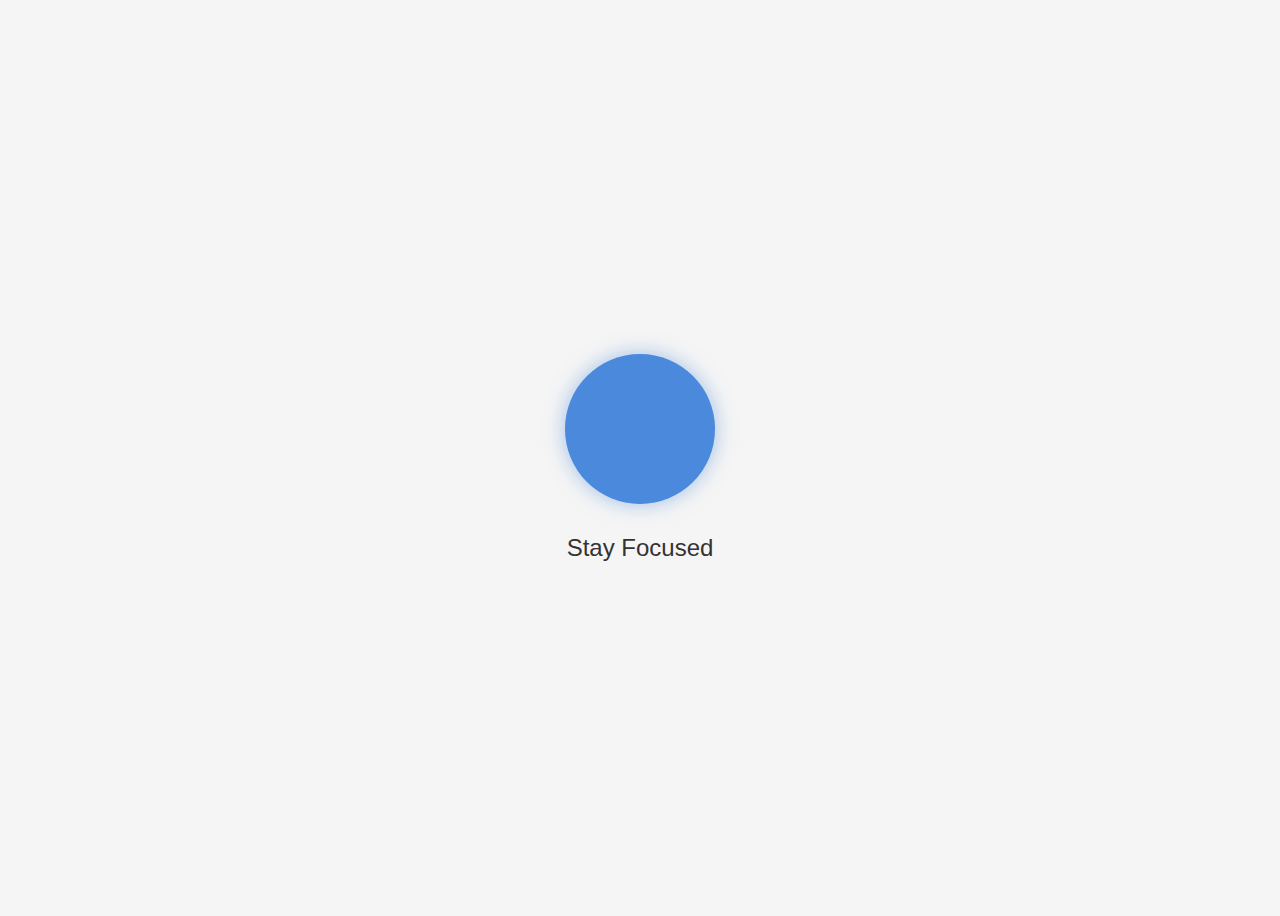
<file: homework_tracker/focus_animation.html>
<!DOCTYPE html>
<html>
<head>
    <meta charset="UTF-8">
    <title>Focus Animation for Reviewing</title>
    <style>
        body {
            display: flex;
            justify-content: center;
            align-items: center;
            height: 100vh;
            background-color: #f5f5f5;
            font-family: Arial, sans-serif;
        }
        
        .focus-container {
            text-align: center;
        }
        
        .focus-circle {
            width: 150px;
            height: 150px;
            border-radius: 50%;
            background-color: #4a89dc;
            margin: 0 auto 30px;
            box-shadow: 0 0 20px rgba(74, 137, 220, 0.5);
            animation: pulse 4s ease-in-out infinite;
        }
        
        .focus-text {
            font-size: 24px;
            color: #333;
            animation: fade 4s ease-in-out infinite;
        }
        
        @keyframes pulse {
            0% {
                transform: scale(1);
                opacity: 0.7;
                background-color: #4a89dc;
            }
            50% {
                transform: scale(1.1);
                opacity: 1;
                background-color: #5d9cec;
            }
            100% {
                transform: scale(1);
                opacity: 0.7;
                background-color: #4a89dc;
            }
        }
        
        @keyframes fade {
            0%, 100% {
                opacity: 0.7;
            }
            50% {
                opacity: 1;
            }
        }
    </style>
    <script>
        const circle = document.querySelector('.focus-circle');
        circle.addEventListener('click', () => {
            circle.style.animationPlayState = circle.style.animationPlayState === 'paused' ? 'running' : 'paused';
        });
    </script>
</head>
<body>
    <div class="focus-container">
        <div class="focus-circle"></div>
        <div class="focus-text">Stay Focused</div>
    </div>
</body>
</html>
</file>
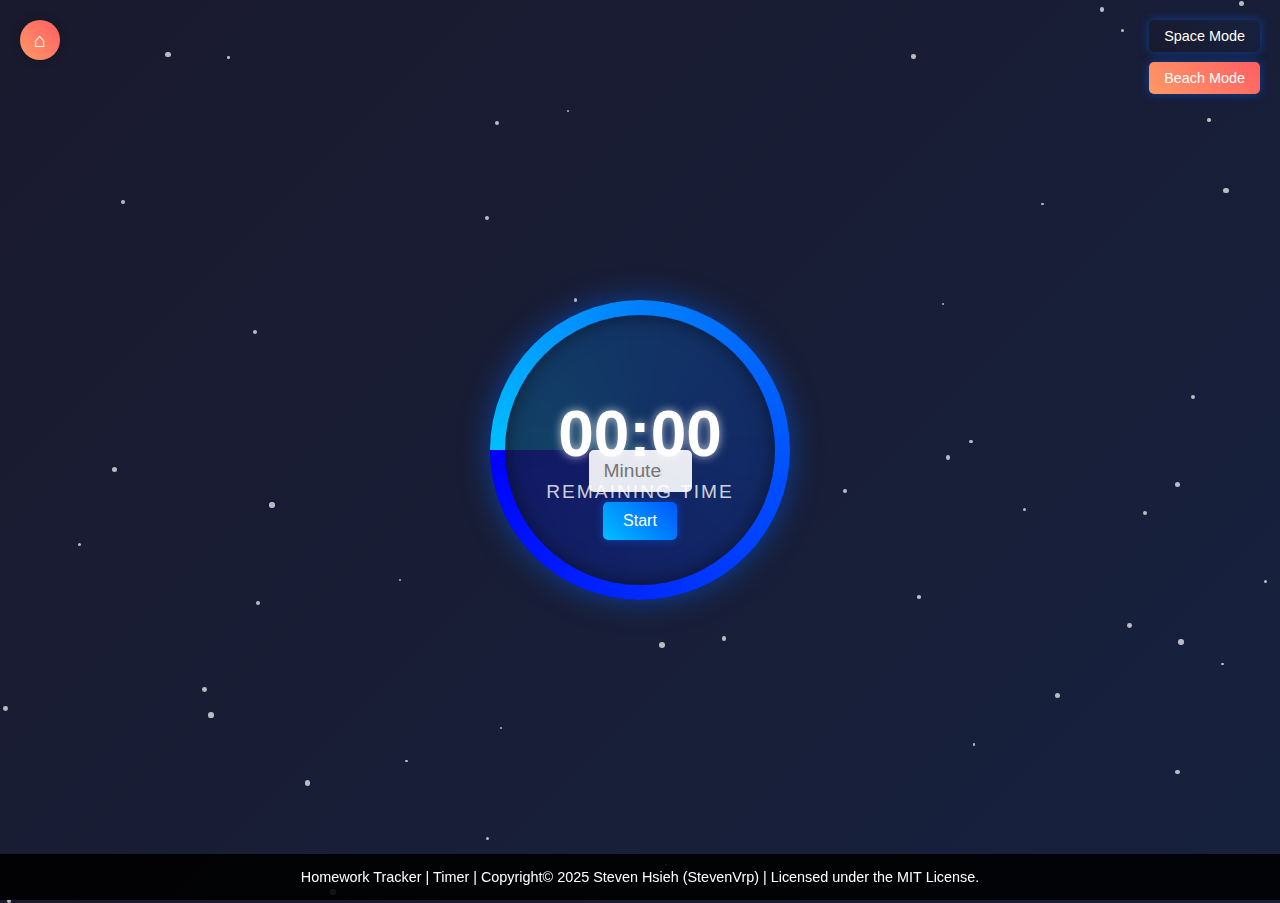
<file: Pages/timer.html>
<!DOCTYPE html>
<html lang="en">
<head>
    <meta charset="UTF-8">
    <meta name="viewport" content="width=device-width, initial-scale=1.0">
    <title>Homework Tracker | Timer</title>
    <style>
        body {
            margin: 0;
            padding: 0;
            display: flex;
            justify-content: center;
            align-items: center;
            height: 100vh;
            overflow: hidden;
            font-family: 'Arial', sans-serif;
            transition: background 0.5s ease;
        }
        
        body.space-mode {
            background: linear-gradient(135deg, #1a1a2e, #16213e);
        }
        
        body.beach-mode {
            background-size: cover;
            background-position: center;
            background-repeat: no-repeat;
        }
        
        .countdown-container {
            position: relative;
            width: 300px;
            height: 300px;
            display: flex;
            justify-content: center;
            align-items: center;
        }
        
        .countdown-circle {
            position: absolute;
            width: 100%;
            height: 100%;
            border-radius: 50%;
            background: conic-gradient(
                #00bfff 0%,
                #0080ff 25%,
                #0055ff 50%,
                #002aff 75%,
                #0000ff 100%
            );
            box-shadow: 0 0 30px rgba(0, 100, 255, 0.5);
            transform: rotate(-90deg);
            z-index: 1;
        }
        
        .countdown-inner {
            position: absolute;
            width: 90%;
            height: 90%;
            border-radius: 50%;
            background: rgba(22, 33, 62, 0.8);
            display: flex;
            justify-content: center;
            align-items: center;
            flex-direction: column;
            z-index: 2;
            box-shadow: inset 0 0 20px rgba(0, 0, 0, 0.5);
        }
        
        .time-display {
            font-size: 4rem;
            font-weight: bold;
            color: white;
            text-shadow: 0 0 10px rgba(255, 255, 255, 0.7);
            margin-bottom: 10px;
        }
        
        .time-label {
            font-size: 1.2rem;
            color: rgba(255, 255, 255, 0.8);
            text-transform: uppercase;
            letter-spacing: 2px;
        }
        
        .particles {
            position: absolute;
            width: 100%;
            height: 100%;
            z-index: 0;
        }
        
        .particle {
            position: absolute;
            width: 5px;
            height: 5px;
            border-radius: 50%;
            background: rgba(255, 255, 255, 0.7);
            animation: float 15s infinite linear;
        }
        
        @keyframes float {
            0% {
                transform:(0) translateX(0);
                opacity: 0;
            }
            10% {
                opacity: 1;
            }
            90% {
                opacity: 1;
            }
            100% {
                transform: translateY(-1000px) translateX(200px);
                opacity: 0;
            }
        }
        
        .input-container {
            position: absolute;
            bottom: 20%;
            z-index: 3;
            display: flex;
            flex-direction: column;
            align-items: center;
            transition: all 0.3s ease;
        }
        
        .input-container.hidden {
            opacity: 0;
            visibility: hidden;
            transform: translateY(20px);
        }
        
        input {
            padding: 10px 15px;
            font-size: 1.2rem;
            border: none;
            border-radius: 5px;
            margin-bottom: 10px;
            text-align: center;
            background: rgba(255, 255, 255, 0.9);
        }
        
        button {
            padding: 10px 20px;
            font-size: 1rem;
            color: white;
            border: none;
            border-radius: 5px;
            cursor: pointer;
            transition: all 0.3s;
            box-shadow: 0 0 10px rgba(0, 100, 255, 0.5);
        }
        
        #start-btn {
            background: linear-gradient(45deg, #00bfff, #0055ff);
        }
        
        #reset-btn {
            background: linear-gradient(45deg, #ff5e62, #ff9966);
            display: none;
            position: absolute;
            bottom: 20%;
            z-index: 4;
        }
        
        button:hover {
            transform: scale(1.05);
            box-shadow: 0 0 15px rgba(0, 100, 255, 0.8);
        }

        @keyframes pulse {
            0% { transform: scale(1); }
            50% { transform: scale(1.2); }
            100% { transform: scale(1); }
        }

        @keyframes fireworks {
            0% { transform: scale(0); opacity: 0; }
            50% { opacity: 1; }
            100% { transform: scale(1.5); opacity: 0; }
        }

        .firework {
            position: absolute;
            width: 10px;
            height: 10px;
            border-radius: 50%;
            background: white;
            animation: fireworks 1s ease-out forwards;
            z-index: 10;
        }
        
        .mode-switcher {
            position: absolute;
            top: 20px;
            right: 20px;
            display: flex;
            flex-direction: column;
            z-index: 100;
        }
        
        .mode-btn {
            margin-bottom: 10px;
            padding: 8px 15px;
            font-size: 0.9rem;
        }
        
        .space-btn {
            background: linear-gradient(45deg, #1a1a2e, #16213e);
        }
        
        .beach-btn {
            background: linear-gradient(45deg, #ff9966, #ff5e62);
        }
                /* Add home button style */
                .home-btn {
            position: absolute;
            top: 20px;
            left: 20px;
            width: 40px;
            height: 40px;
            background: linear-gradient(45deg, #ff9966, #ff5e62);
            border-radius: 50%;
            display: flex;
            justify-content: center;
            align-items: center;
            cursor: pointer;
            z-index: 100;
            box-shadow: 0 0 10px rgba(0, 0, 0, 0.3);
            transition: all 0.3s;
        }
        
        .home-btn:hover {
            transform: scale(1.1);
        }
        
        .home-icon {
            color: white;
            font-size: 20px;
            font-weight: bold;
        }
        footer {
            position: fixed;
            bottom: 0;
            width: 100%;
            text-align: center;
            background: rgba(0,0,0,0.9);
            color: white;
            padding: 15px;
            font-size: 0.9rem;
            z-index: 10;
        }
        
        footer::before {
            content: '';
            position: absolute;
            top: 0;
            left: 0;
            width: 100%;
            height: 3px;
            background: linear-gradient(90deg, var(--primary-color), var(--accent-color));
        }
    </style>
</head>
<body class="space-mode">
    <div class="home-btn" id="home-btn">
        <div class="home-icon">⌂</div>
    </div>
    <div class="particles" id="particles"></div>
    
    <div class="mode-switcher">
        <button class="mode-btn space-btn" id="space-btn">Space Mode</button>
        <button class="mode-btn beach-btn" id="beach-btn">Beach Mode</button>
    </div>
    
    <div class="countdown-container">
        <div class="countdown-circle" id="countdown-circle"></div>
        <div class="countdown-inner">
            <div class="time-display" id="time-display">00:00</div>
            <div class="time-label">Remaining Time</div>
        </div>
        
        <div class="input-container" id="input-container">
            <input type="number" id="minutes-input" placeholder="Minutes" min="1" max="120">
            <button id="start-btn">Start</button>
        </div>
        <button id="reset-btn">Reset</button>
    </div>

    <div id="bilibili-audio" style="display: none;"></div>
    <footer>
        Homework Tracker | Timer | Copyright&copy; 2025 Steven Hsieh (StevenVrp) | Licensed under the MIT License.
    </footer>

    <script>
        // Web Worker for accurate background tab timing
        const timerWorker = new Worker(URL.createObjectURL(new Blob([`
            let interval;
            self.onmessage = function(e) {
                if (e.data.command === 'start') {
                    const duration = e.data.duration;
                    let remaining = duration;
                    
                    interval = setInterval(() => {
                        remaining--;
                        postMessage({remaining});
                        
                        if (remaining <= 0) {
                            clearInterval(interval);
                            postMessage({finished: true});
                        }
                    }, 1000);
                }
                else if (e.data.command === 'stop') {
                    if (interval) clearInterval(interval);
                }
            };
        `], {type: 'text/javascript'})));
        const beachImages = [
            'https://images.unsplash.com/photo-1507525428034-b723cf961d3e?ixlib=rb-1.2.1&auto=format&fit=crop&w=1350&q=80',
            'https://images.unsplash.com/photo-1519046904884-53103b34b206?ixlib=rb-1.2.1&auto=format&fit=crop&w=1350&q=80',
            'https://images.unsplash.com/photo-1506929562872-bb421503ef21?ixlib=rb-1.2.1&auto=format&fit=crop&w=1350&q=80',
            'https://images.unsplash.com/photo-1437622368342-7a3d73a34c8f?ixlib=rb-1.2.1&auto=format&fit=crop&w=1350&q=80',
            'https://images.unsplash.com/photo-1519608487953-e999c86e7455?ixlib=rb-1.2.1&auto=format&fit=crop&w=1350&q=80',
            'https://images.unsplash.com/photo-1468413253725-0d5181091126?ixlib=rb-1.2.1&auto=format&fit=crop&w=1350&q=80'
        ];
        
        let currentMode = 'space';
        let beachImageIndex = 0;
        let animationId;
        let totalSeconds;
        let remainingSeconds;
        let startTime;
        let lastUpdateTime;
        let timeDisplay;
        let currentAudioId = null;
        let isTimerRunning = false;
        // Add home button functionality
        document.getElementById('home-btn').addEventListener('click', () => {
            window.location.href = 'index.html';
        });

        function switchToSpaceMode() {
            document.body.className = 'space-mode';
            currentMode = 'space';
            document.getElementById('particles').style.display = 'block';
            document.body.style.backgroundImage = '';
            document.removeEventListener('keydown', handleBeachKeyPress);
        }
        
        function switchToBeachMode() {
            document.body.className = 'beach-mode';
            currentMode = 'beach';
            updateBeachBackground();
            document.getElementById('particles').style.display = 'none';
            document.addEventListener('keydown', handleBeachKeyPress);
        }

        function updateBeachBackground() {
            document.body.style.backgroundImage = `url('${beachImages[beachImageIndex]}')`;
        }
        
        function handleBeachKeyPress(e) {
            if (currentMode !== 'beach') return;
            
            if (e.key === 'ArrowRight') {
                beachImageIndex = (beachImageIndex + 1) % beachImages.length;
                updateBeachBackground();
            } else if (e.key === 'ArrowLeft') {
                beachImageIndex = (beachImageIndex - 1 + beachImages.length) % beachImages.length;
                updateBeachBackground();
            }
        }
        
        function loadBilibiliAudio(videoId) {
            const container = document.getElementById('bilibili-audio');
            container.innerHTML = '';
            
            if ((currentMode === 'space' && videoId === 'BV1b7mNYXEsQ') || 
                (currentMode === 'beach' && videoId === 'BV1V8d2YNEcN')) {
                container.innerHTML = `
                    <iframe 
                        src="https://www.bilibili.com/video/${videoId}" 
                        style="width:0;height:0;border:none;" 
                        allow="autoplay">
                    </iframe>
                `;
            }
        }
        
        function createParticles() {
            const particlesContainer = document.getElementById('particles');
            const particleCount = 50;
            
            for (let i = 0; i < particleCount; i++) {
                const particle = document.createElement('div');
                particle.classList.add('particle');
                
                const x = Math.random() * 100;
                const y = Math.random() * 100;
                const size = Math.random() * 4 + 2;
                const delay = Math.random() * 15;
                const duration = Math.random() * 10 + 10;
                
                particle.style.left = `${x}%`;
                particle.style.top = `${y}%`;
                particle.style.width = `${size}px`;
                particle.style.height = `${size}px`;
                particle.style.animationDelay = `${delay}s`;
                particle.style.animationDuration = `${duration}s`;
                
                particlesContainer.appendChild(particle);
            }
        }

        function createFireworks() {
            const container = document.querySelector('.countdown-container');
            const colors = ['#ff0000', '#ffff00', '#00ff00', '#00ffff', '#0000ff', '#ff'];
            
            for (let i = 0; i < 30; i++) {
                const firework = document.createElement('div');
                firework.classList.add('firework');
                
                const x = Math.random() * 100;
                const y = Math.random() * 100;
                const color = colors[Math.floor(Math.random() * colors.length)];
                
                firework.style.left = `${x}%`;
                firework.style.top = `${y}%`;
                firework.style.background = color;
                firework.style.animationDelay = `${Math.random() * 0.5}s`;
                
                container.appendChild(firework);
                
                firework.addEventListener('animationend', () => {
                    firework.remove();
                });
            }
        }
        
        function resetTimer() {
            if (animationId) {
                cancelAnimationFrame(animationId);
                animationId = null;
            }
            
            timeDisplay.textContent = "00:00";
            timeDisplay.style.animation = "none";
            document.getElementById('countdown-circle').style.background = `conic-gradient(
                #00bfff 0%,
                #0080ff 25%,
                #0055ff 50%,
                #002aff 75%,
                #0000ff 100%
            )`;
            
            document.getElementById('bilibili-audio').innerHTML = '';
            isTimerRunning = false;
            
            document.getElementById('reset-btn').style.display = 'none';
            document.getElementById('input-container').classList.remove('hidden');
            document.getElementById('minutes-input').value = '';
        }
        
        function initCountdown() {
            createParticles();
            
            const startBtn = document.getElementById('start-btn');
            const resetBtn = document.getElementById('reset-btn');
            const minutesInput = document.getElementById('minutes-input');
            timeDisplay = document.getElementById('time-display');
            const countdownCircle = document.getElementById('countdown-circle');
            const inputContainer = document.getElementById('input-container');
            // Listen for messages from the Web Worker
            timerWorker.onmessage = function(e) {
                if (e.data.finished) {
                    timerFinished();
                } else {
                    remainingSeconds = e.data.remaining;
                    updateDisplay();
                    updateCircle();
                }
            };
            startBtn.addEventListener('click', () => {
                const minutes = parseInt(minutesInput.value);
                
                if (isNaN(minutes) || minutes < 1 || minutes > 120) {
                    alert('Please enter a number between 1 and 120 minutes');
                    return;
                }
                
                inputContainer.classList.add('hidden');
                resetBtn.style.display = 'block';
                
                if (animationId) {
                    cancelAnimationFrame(animationId);
                }
                
                totalSeconds = minutes * 60;
                remainingSeconds = totalSeconds;
                startTime = Date.now();
                lastUpdateTime = startTime;
                isTimerRunning = true;
                // Start the Web Worker
                timerWorker.postMessage({
                    command: 'start',
                    duration: totalSeconds
                });
                if (currentMode === 'space') {
                    loadBilibiliAudio('BV1b7mNYXEsQ');
                } else {
                    loadBilibiliAudio('BV1V8d2YNEcN');
                }
                
                updateDisplay();
                animateCountdown();
            });
            
            resetBtn.addEventListener('click', () => {
                timerWorker.postMessage({command: 'stop'});
                resetTimer();
            });
            function updateCircle() {
                const progress = 1 - (remainingSeconds / totalSeconds);
                countdownCircle.style.background = `conic-gradient(
                    #00bfff 0%,
                    #0080ff ${Math.min(progress * 100, 25)}%,
                    #0055ff ${Math.min(progress * 100, 50)}%,
                    #002aff ${Math.min(progress * 100, 75)}%,
                    #0000ff ${Math.min(progress * 100, 100)}%
                )`;
            }
            
            function timerFinished() {
                timeDisplay.textContent = "00:00";
                document.getElementById('countdown-circle').style.background = `conic-gradient(#0000ff 100%)`;
                
                document.getElementById('bilibili-audio').innerHTML = '';
                isTimerRunning = false;
                
                timeDisplay.style.animation = "pulse 1s infinite";
                createFireworks();
                resetBtn.style.display = 'none';
                inputContainer.classList.remove('hidden');
            }
            
            function animateCountdown() {
                const now = Date.now();
                const elapsed = now - lastUpdateTime;
                
                if (elapsed >= 1000) {
                    remainingSeconds--;
                    lastUpdateTime = now;
                    updateDisplay();
                    
                    if (remainingSeconds <= 0) {
                        timeDisplay.textContent = "00:00";
                        countdownCircle.style.background = `conic-gradient(#0000ff 100%)`;
                        
                        document.getElementById('bilibili-audio').innerHTML = '';
                        isTimerRunning = false;
                        
                        timeDisplay.style.animation = "pulse 1s infinite";
                        createFireworks();
                        resetBtn.style.display = 'none';
                        inputContainer.classList.remove('hidden');
                        cancelAnimationFrame(animationId);
                        return;
                    }
                }
                
                const progress = 1 - (remainingSeconds / totalSeconds);
                countdownCircle.style.background = `conic-gradient(
                    #00bfff 0%,
                    #0080ff ${Math.min(progress * 100, 25)}%,
                    #0055ff ${Math.min(progress * 100, 50)}%,
                    #002aff ${Math.min(progress * 100, 75)}%,
                    #0000ff ${Math.min(progress * 100, 100)}%
                )`;
                
                animationId = requestAnimationFrame(animateCountdown);
            }
            
            function updateDisplay() {
                const minutes = Math.floor(remainingSeconds / 60);
                const seconds = remainingSeconds % 60;
                timeDisplay.textContent = `${minutes.toString().padStart(2, '0')}:${seconds.toString().padStart(2, '0')}`;
            }

        }
        
        window.onload = function() {
            initCountdown();
            document.getElementById('space-btn').addEventListener('click', switchToSpaceMode);
            document.getElementById('beach-btn').addEventListener('click', switchToBeachMode);
            switchToSpaceMode();
        };
    </script>
</body>
</html>
</file>
<file: Homework-Tracker/style.css>
/* Base Styles */
* {
  margin: 0;
  padding: 0;
  box-sizing: border-box;
}

body {
  font-family: 'Poppins', sans-serif;
  color: #333;
  min-height: 100vh;
  padding: 20px;
  background-image: url('beach.png');
  background-size: cover;
  background-position: center;
  background-attachment: fixed;
  background-repeat: no-repeat;
  position: relative;
  /* Ensures text remains readable */
  background-color: #e0f7fa; /* Fallback color if image fails to load */
}

.background-overlay {
  position: fixed;
  top: 0;
  left: 0;
  width: 100%;
  height: 100%;
  background: rgba(255, 255, 255, 0.7); /* Lighter overlay for better readability */
  z-index: -1;
  backdrop-filter: blur(2px); /* Subtle blur to enhance focus on content */
}

.container {
  background: rgba(255, 255, 255, 0.9);
  border-radius: 16px;
  box-shadow: 0 8px 32px rgba(31, 38, 135, 0.2);
  backdrop-filter: blur(4px);
  max-width: 900px;
  margin: 0 auto;
  overflow: hidden;
  border: 1px solid rgba(255, 255, 255, 0.3);
}

/* Header Styles */
header {
  padding: 20px;
  background: linear-gradient(135deg, #1e88e5 0%, #0d47a1 100%);
  color: white;
  border-radius: 16px 16px 0 0;
}

.header-content {
  display: flex;
  flex-direction: column;
  gap: 15px;
}

.header-buttons {
  display: flex;
  gap: 10px;
  flex-wrap: wrap;
}

header h1 {
  font-size: 1.8rem;
  font-weight: 600;
  display: flex;
  align-items: center;
  gap: 10px;
}

/* Button Styles */
.btn {
  padding: 12px 20px;
  background: linear-gradient(135deg, #42a5f5 0%, #1e88e5 100%);
  color: white;
  border: none;
  border-radius: 50px;
  cursor: pointer;
  transition: all 0.3s;
  font-weight: 500;
  display: flex;
  align-items: center;
  gap: 8px;
  box-shadow: 0 4px 6px rgba(0, 0, 0, 0.1);
}

.btn:hover {
  transform: translateY(-2px);
  box-shadow: 0 6px 8px rgba(0, 0, 0, 0.15);
  background: linear-gradient(135deg, #64b5f6 0%, #42a5f5 100%);
}

.submit-btn {
  background: linear-gradient(135deg, #4caf50 0%, #2e7d32 100%);
}

.submit-btn:hover {
  background: linear-gradient(135deg, #66bb6a 0%, #4caf50 100%);
}

.reset-btn {
  background: linear-gradient(135deg, #ef5350 0%, #c62828 100%);
}

.reset-btn:hover {
  background: linear-gradient(135deg, #ef5350 0%, #d32f2f 100%);
}

.back-btn {
  background: linear-gradient(135deg, #78909c 0%, #546e7a 100%);
}

.back-btn:hover {
  background: linear-gradient(135deg, #90a4ae 0%, #78909c 100%);
}

/* Form Styles */
#taskForm {
  padding: 20px;
  border-bottom: 1px solid rgba(0, 0, 0, 0.1);
}

.input-group {
  display: flex;
  gap: 10px;
}

#taskInput {
  flex: 1;
  padding: 14px 20px;
  border: 2px solid rgba(66, 165, 245, 0.3);
  border-radius: 50px;
  font-size: 16px;
  transition: all 0.3s;
  background: rgba(255, 255, 255, 0.8);
}

#taskInput:focus {
  outline: none;
  border-color: #42a5f5;
  box-shadow: 0 0 0 3px rgba(66, 165, 245, 0.2);
}

/* Task List Styles */
.task-list {
  padding: 20px;
  display: flex;
  flex-direction: column;
  gap: 12px;
}

.task {
  display: flex;
  align-items: center;
  padding: 16px 20px;
  background: rgba(255, 255, 255, 0.7);
  border-radius: 12px;
  gap: 15px;
  transition: all 0.3s;
  border: 1px solid rgba(66, 165, 245, 0.1);
  box-shadow: 0 2px 4px rgba(0, 0, 0, 0.05);
}

.task:hover {
  transform: translateY(-2px);
  box-shadow: 0 4px 8px rgba(0, 0, 0, 0.1);
  background: white;
}

.checkbox {
  width: 20px;
  height: 20px;
  accent-color: #42a5f5;
  cursor: pointer;
}

.task-title {
  flex: 1;
  font-size: 1rem;
}

.delete-btn {
  background: none;
  border: none;
  color: #ef5350;
  cursor: pointer;
  font-size: 1rem;
  transition: all 0.2s;
}

.delete-btn:hover {
  transform: scale(1.1);
  color: #c62828;
}

/* Graph Section Styles */
#graphSection {
  padding: 20px;
}

.graph-header {
  display: flex;
  align-items: center;
  gap: 15px;
  margin-bottom: 20px;
}

.graph-header h2 {
  display: flex;
  align-items: center;
  gap: 10px;
  color: #1e88e5;
}

.chart-container {
  background: white;
  padding: 20px;
  border-radius: 12px;
  box-shadow: 0 4px 6px rgba(0, 0, 0, 0.05);
  margin-bottom: 20px;
}

#efficiencyChart {
  width: 100% !important;
  height: 400px !important;
}

/* Data Display Styles */
.data-display {
  margin-top: 20px;
  padding: 20px;
  background: rgba(255, 255, 255, 0.7);
  border-radius: 12px;
  font-family: 'Courier New', monospace;
  max-height: 200px;
  overflow-y: auto;
  border: 1px solid rgba(66, 165, 245, 0.2);
}

.data-display h3 {
  color: #1e88e5;
  margin-bottom: 10px;
  font-size: 1.1rem;
}

.data-display h4 {
  margin: 15px 0 10px;
  color: #42a5f5;
  font-size: 1rem;
}

.data-display pre {
  white-space: pre-wrap;
  word-wrap: break-word;
  font-size: 0.9rem;
  color: #546e7a;
}

/* Responsive Adjustments */
@media (max-width: 768px) {
  .container {
      border-radius: 0;
  }
  
  header {
      border-radius: 0;
  }
  
  .header-content {
      flex-direction: column;
  }
  
  .header-buttons {
      flex-direction: column;
  }
  
  .btn {
      width: 100%;
      justify-content: center;
  }
  
  .input-group {
      flex-direction: column;
  }
  
  #taskInput {
      width: 100%;
  }
}

/* Completion Animation */
.completed-animation {
  animation: celebrate 2s ease-in-out;
  position: relative;
}

@keyframes celebrate {
  0% { transform: scale(1); background-color: inherit; }
  25% { transform: scale(1.05); background-color: rgba(76, 175, 80, 0.2); }
  50% { transform: scale(1.03); box-shadow: 0 0 15px rgba(76, 175, 80, 0.5); }
  100% { transform: scale(1); background-color: inherit; }
}

/* Download Button Styles */
.download-btn {
  margin-left: auto;
  margin-right: 10px;
}

.download-btn:hover {
  background: linear-gradient(135deg, #66BB6A 0%, #43A047 100%);
}

footer {
  background-color: #f8f9fa;
  padding: 20px 0;
  margin-top: 40px;
  border-top: 1px solid #e9ecef;
}

.footer-content {
  max-width: 1200px;
  margin: 0 auto;
  text-align: center;
}

.footer-links {
  margin-bottom: 10px;
}

.footer-links a {
  margin: 0 15px;
  color: #6c757d;
  text-decoration: none;
}

.footer-links a:hover {
  color: #0d6efd;
}

.footer-copyright {
  color: #6c757d;
  font-size: 14px;
}
</file>
<file: Pages/style.css>
/* Base Styles */
* {
  margin: 0;
  padding: 0;
  box-sizing: border-box;
}

body {
  font-family: 'Poppins', sans-serif;
  color: #333;
  min-height: 100vh;
  padding: 20px;
  background-image: url('beach.png');
  background-size: cover;
  background-position: center;
  background-attachment: fixed;
  background-repeat: no-repeat;
  position: relative;
  /* Ensures text remains readable */
  background-color: #e0f7fa; /* Fallback color if image fails to load */
}

.background-overlay {
  position: fixed;
  top: 0;
  left: 0;
  width: 100%;
  height: 100%;
  background: rgba(255, 255, 255, 0.7); /* Lighter overlay for better readability */
  z-index: -1;
  backdrop-filter: blur(2px); /* Subtle blur to enhance focus on content */
}

.container {
  background: rgba(255, 255, 255, 0.9);
  border-radius: 16px;
  box-shadow: 0 8px 32px rgba(31, 38, 135, 0.2);
  backdrop-filter: blur(4px);
  max-width: 900px;
  margin: 0 auto;
  overflow: hidden;
  border: 1px solid rgba(255, 255, 255, 0.3);
}

/* Header Styles */
header {
  padding: 20px;
  background: linear-gradient(135deg, #1e88e5 0%, #0d47a1 100%);
  color: white;
  border-radius: 16px 16px 0 0;
}

.header-content {
  display: flex;
  flex-direction: column;
  gap: 15px;
}

.header-buttons {
  display: flex;
  gap: 10px;
  flex-wrap: wrap;
}

header h1 {
  font-size: 1.8rem;
  font-weight: 600;
  display: flex;
  align-items: center;
  gap: 10px;
}

/* Button Styles */
.btn {
  padding: 12px 20px;
  background: linear-gradient(135deg, #42a5f5 0%, #1e88e5 100%);
  color: white;
  border: none;
  border-radius: 50px;
  cursor: pointer;
  transition: all 0.3s;
  font-weight: 500;
  display: flex;
  align-items: center;
  gap: 8px;
  box-shadow: 0 4px 6px rgba(0, 0, 0, 0.1);
}

.btn:hover {
  transform: translateY(-2px);
  box-shadow: 0 6px 8px rgba(0, 0, 0, 0.15);
  background: linear-gradient(135deg, #64b5f6 0%, #42a5f5 100%);
}

.submit-btn {
  background: linear-gradient(135deg, #4caf50 0%, #2e7d32 100%);
}

.submit-btn:hover {
  background: linear-gradient(135deg, #66bb6a 0%, #4caf50 100%);
}

.reset-btn {
  background: linear-gradient(135deg, #ef5350 0%, #c62828 100%);
}

.reset-btn:hover {
  background: linear-gradient(135deg, #ef5350 0%, #d32f2f 100%);
}

.back-btn {
  background: linear-gradient(135deg, #78909c 0%, #546e7a 100%);
}

.back-btn:hover {
  background: linear-gradient(135deg, #90a4ae 0%, #78909c 100%);
}

/* Form Styles */
#taskForm {
  padding: 20px;
  border-bottom: 1px solid rgba(0, 0, 0, 0.1);
}

.input-group {
  display: flex;
  gap: 10px;
}

#taskInput {
  flex: 1;
  padding: 14px 20px;
  border: 2px solid rgba(66, 165, 245, 0.3);
  border-radius: 50px;
  font-size: 16px;
  transition: all 0.3s;
  background: rgba(255, 255, 255, 0.8);
}

#taskInput:focus {
  outline: none;
  border-color: #42a5f5;
  box-shadow: 0 0 0 3px rgba(66, 165, 245, 0.2);
}

/* Task List Styles */
.task-list {
  padding: 20px;
  display: flex;
  flex-direction: column;
  gap: 12px;
}

.task {
  display: flex;
  align-items: center;
  padding: 16px 20px;
  background: rgba(255, 255, 255, 0.7);
  border-radius: 12px;
  gap: 15px;
  transition: all 0.3s;
  border: 1px solid rgba(66, 165, 245, 0.1);
  box-shadow: 0 2px 4px rgba(0, 0, 0, 0.05);
}

.task:hover {
  transform: translateY(-2px);
  box-shadow: 0 4px 8px rgba(0, 0, 0, 0.1);
  background: white;
}

.checkbox {
  width: 20px;
  height: 20px;
  accent-color: #42a5f5;
  cursor: pointer;
}

.task-title {
  flex: 1;
  font-size: 1rem;
}

.delete-btn {
  background: none;
  border: none;
  color: #ef5350;
  cursor: pointer;
  font-size: 1rem;
  transition: all 0.2s;
}

.delete-btn:hover {
  transform: scale(1.1);
  color: #c62828;
}

/* Graph Section Styles */
#graphSection {
  padding: 20px;
}

.graph-header {
  display: flex;
  align-items: center;
  gap: 15px;
  margin-bottom: 20px;
}

.graph-header h2 {
  display: flex;
  align-items: center;
  gap: 10px;
  color: #1e88e5;
}

.chart-container {
  background: white;
  padding: 20px;
  border-radius: 12px;
  box-shadow: 0 4px 6px rgba(0, 0, 0, 0.05);
  margin-bottom: 20px;
}

#efficiencyChart {
  width: 100% !important;
  height: 400px !important;
}

/* Data Display Styles */
.data-display {
  margin-top: 20px;
  padding: 20px;
  background: rgba(255, 255, 255, 0.7);
  border-radius: 12px;
  font-family: 'Courier New', monospace;
  max-height: 200px;
  overflow-y: auto;
  border: 1px solid rgba(66, 165, 245, 0.2);
}

.data-display h3 {
  color: #1e88e5;
  margin-bottom: 10px;
  font-size: 1.1rem;
}

.data-display h4 {
  margin: 15px 0 10px;
  color: #42a5f5;
  font-size: 1rem;
}

.data-display pre {
  white-space: pre-wrap;
  word-wrap: break-word;
  font-size: 0.9rem;
  color: #546e7a;
}

/* Responsive Adjustments */
@media (max-width: 768px) {
  .container {
      border-radius: 0;
  }
  
  header {
      border-radius: 0;
  }
  
  .header-content {
      flex-direction: column;
  }
  
  .header-buttons {
      flex-direction: column;
  }
  
  .btn {
      width: 100%;
      justify-content: center;
  }
  
  .input-group {
      flex-direction: column;
  }
  
  #taskInput {
      width: 100%;
  }
}

/* Completion Animation */
.completed-animation {
  animation: celebrate 2s ease-in-out;
  position: relative;
}

@keyframes celebrate {
  0% { transform: scale(1); background-color: inherit; }
  25% { transform: scale(1.05); background-color: rgba(76, 175, 80, 0.2); }
  50% { transform: scale(1.03); box-shadow: 0 0 15px rgba(76, 175, 80, 0.5); }
  100% { transform: scale(1); background-color: inherit; }
}

/* Download Button Styles */
.download-btn {
  margin-left: auto;
  margin-right: 10px;
}

.download-btn:hover {
  background: linear-gradient(135deg, #66BB6A 0%, #43A047 100%);
}

footer {
  background-color: #f8f9fa;
  padding: 20px 0;
  margin-top: 40px;
  border-top: 1px solid #e9ecef;
}

.footer-content {
  max-width: 1200px;
  margin: 0 auto;
  text-align: center;
}

.footer-links {
  margin-bottom: 10px;
}

.footer-links a {
  margin: 0 15px;
  color: #6c757d;
  text-decoration: none;
}

.footer-links a:hover {
  color: #0d6efd;
}

.footer-copyright {
  color: #6c757d;
  font-size: 14px;
}
</file>
